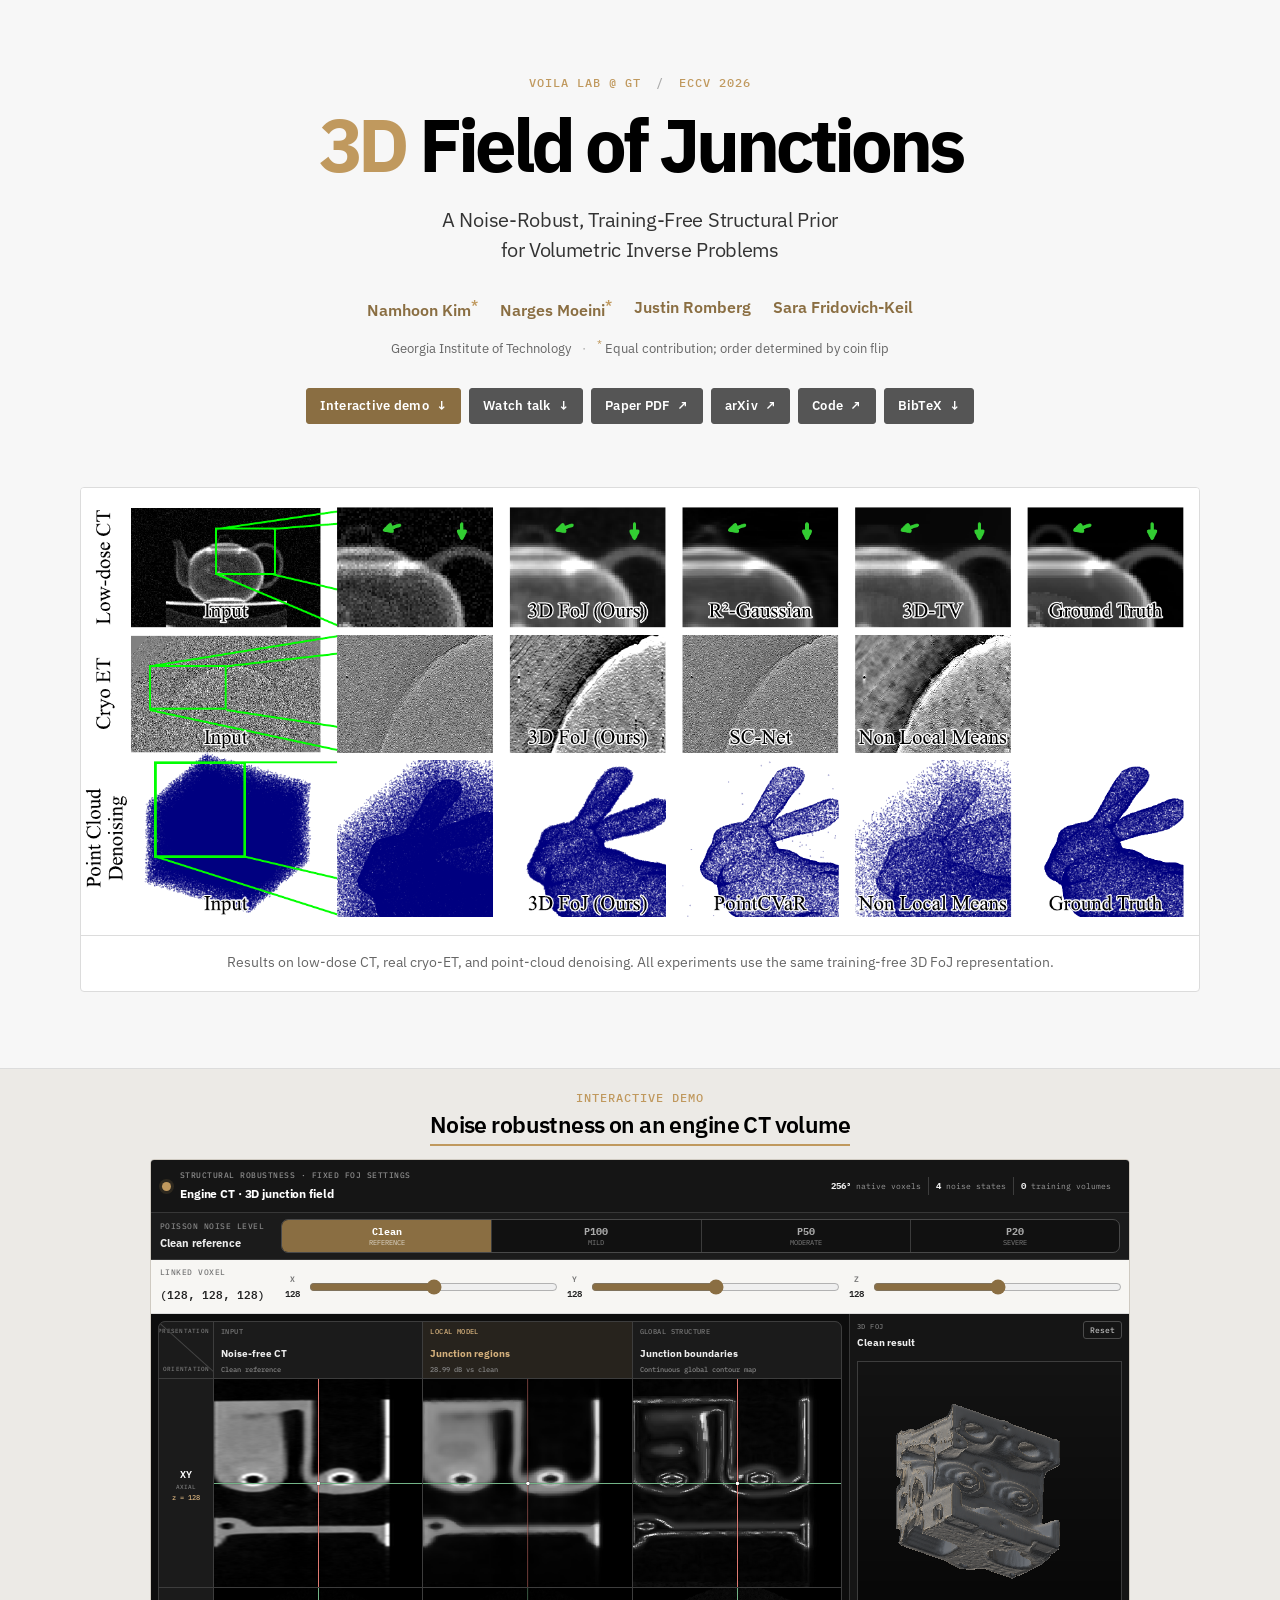
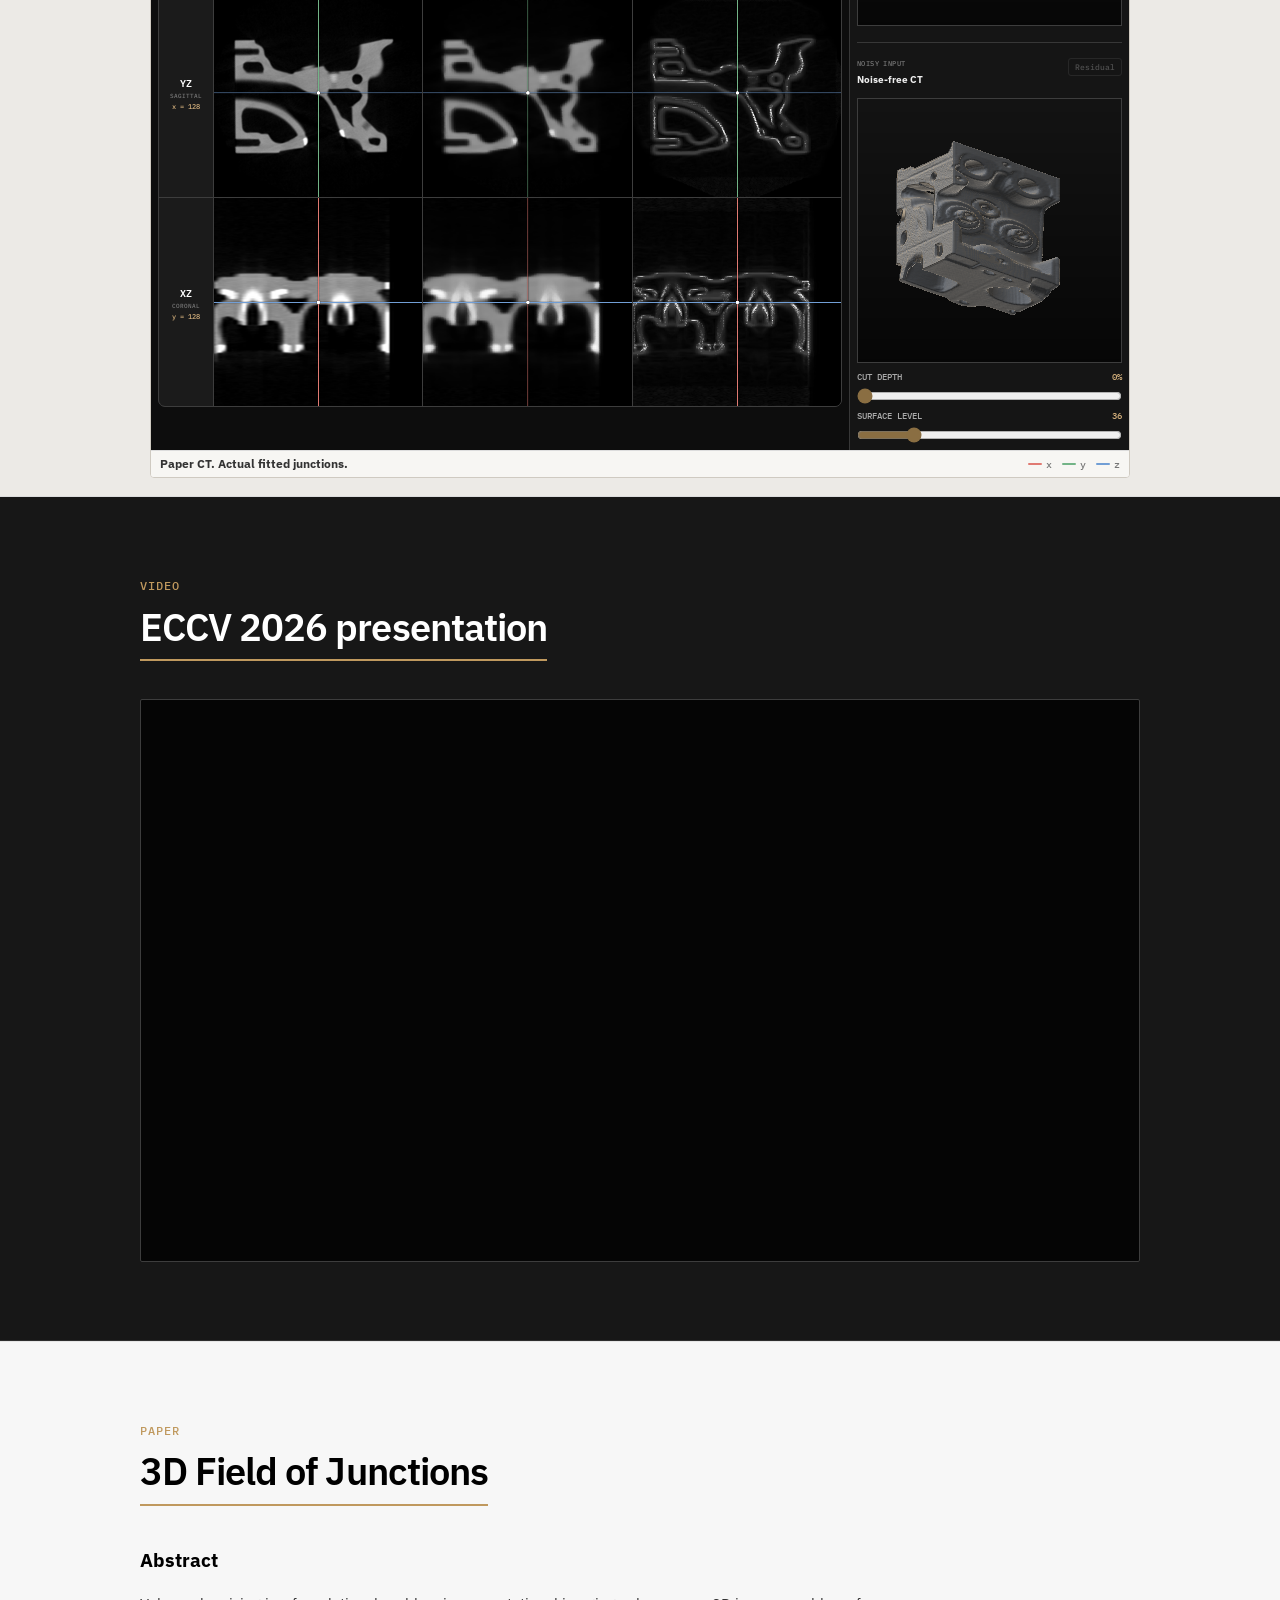
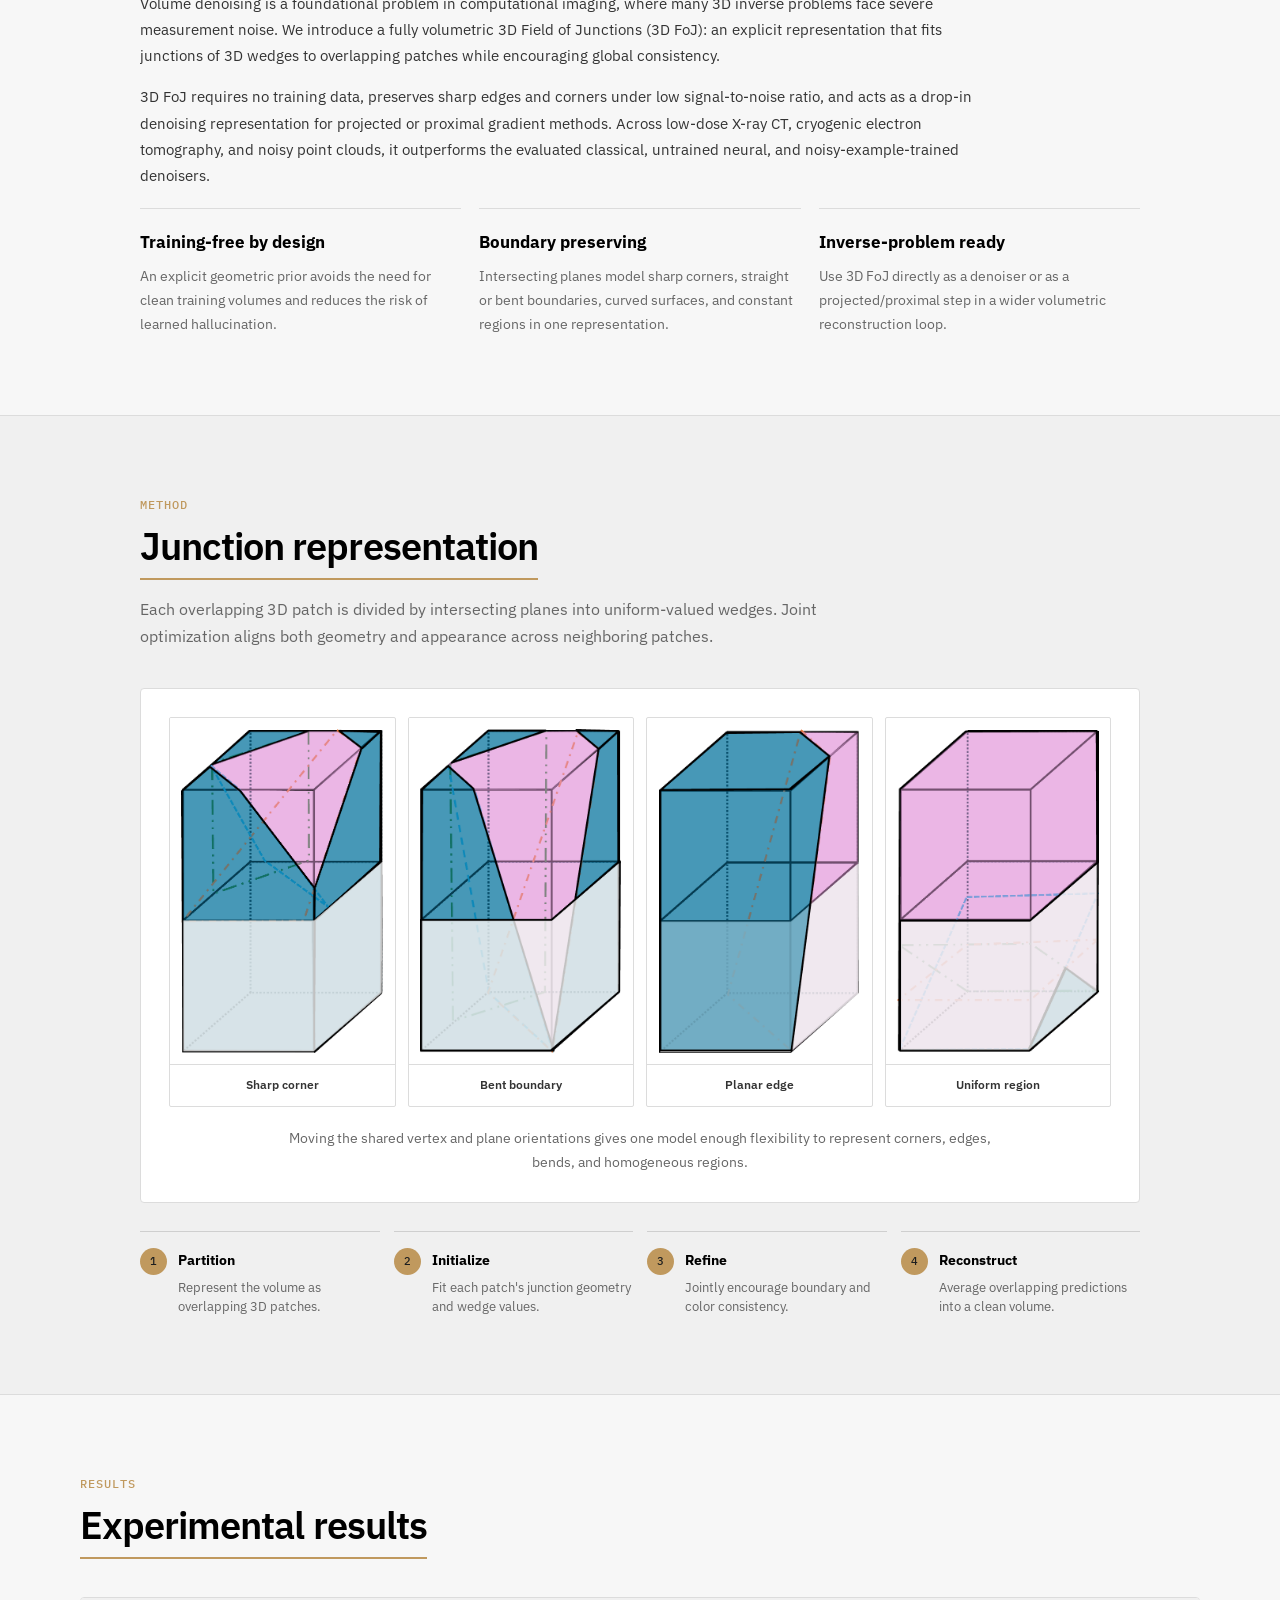
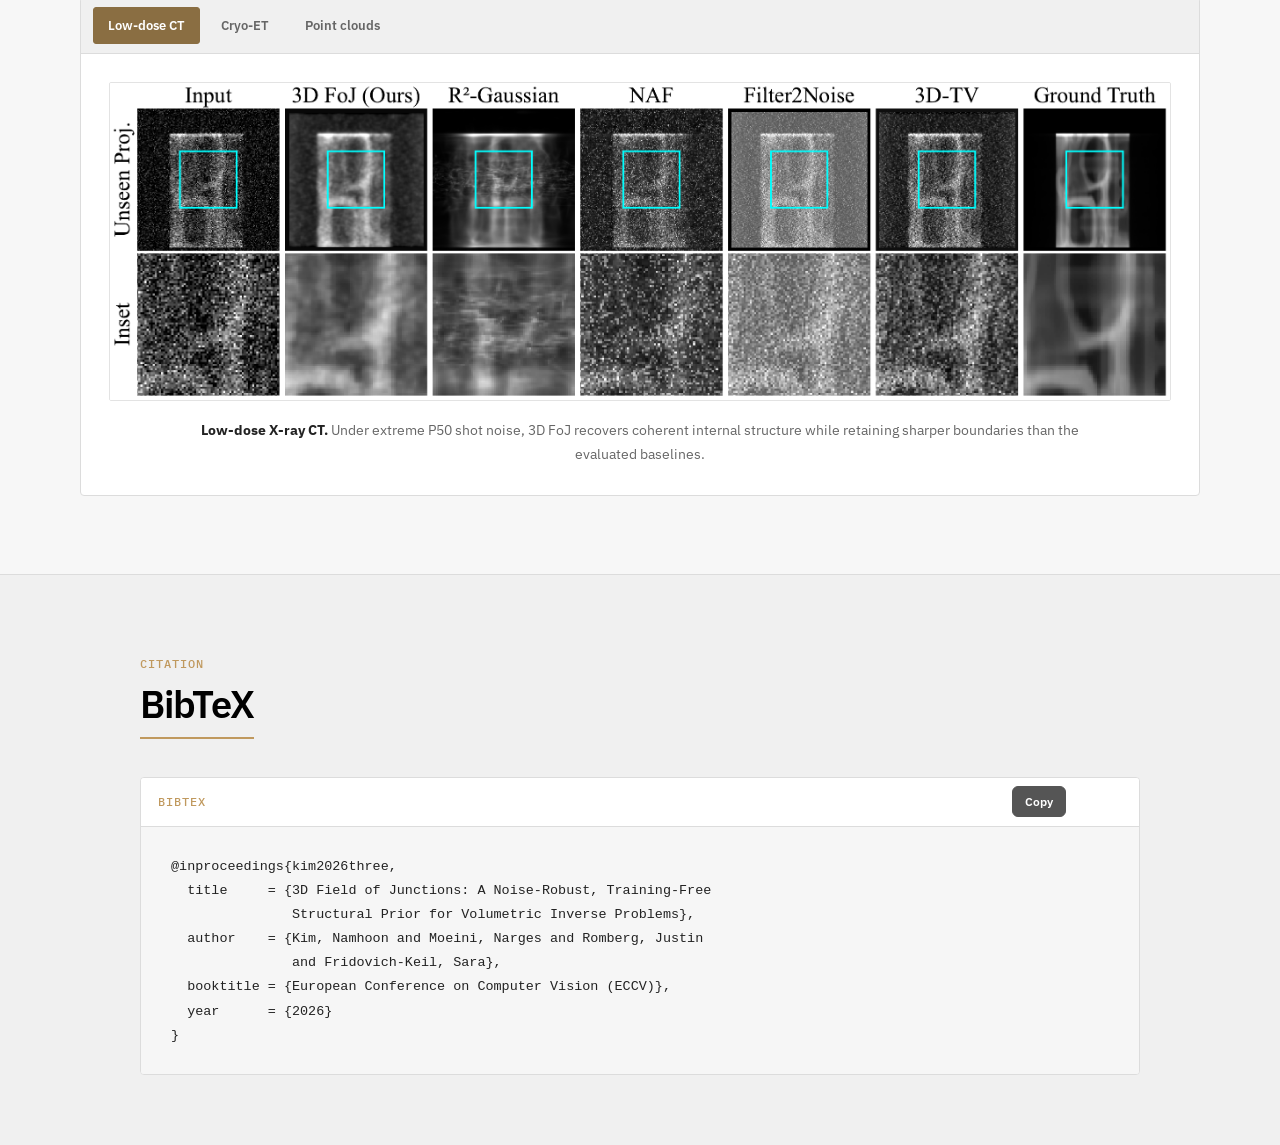
<file: docs/index.html>
<!DOCTYPE html>
<html lang="en">
  <head>
    <meta charset="utf-8">
    <meta name="viewport" content="width=device-width, initial-scale=1">
    <meta
      name="description"
      content="3D Field of Junctions is a noise-robust, training-free structural prior for volumetric inverse problems, including low-dose CT, cryo-ET, and point-cloud denoising."
    >
    <meta name="theme-color" content="#c0995e">
    <meta property="og:type" content="website">
    <meta property="og:title" content="3D Field of Junctions">
    <meta
      property="og:description"
      content="A noise-robust, training-free structural prior for volumetric inverse problems. ECCV 2026."
    >
    <meta
      property="og:url"
      content="https://voilalab.github.io/3D-Field-of-Junctions/"
    >
    <meta property="og:image" content="https://voilalab.github.io/3D-Field-of-Junctions/static/images/teaser.png">
    <meta name="twitter:card" content="summary_large_image">
    <meta name="twitter:title" content="3D Field of Junctions">
    <meta
      name="twitter:description"
      content="Training-free volumetric denoising and reconstruction for low-SNR inverse problems."
    >
    <meta name="twitter:image" content="https://voilalab.github.io/3D-Field-of-Junctions/static/images/teaser.png">
    <title>3D Field of Junctions | ECCV 2026</title>

    <link rel="preconnect" href="https://fonts.googleapis.com">
    <link rel="preconnect" href="https://fonts.gstatic.com" crossorigin>
    <link href="https://fonts.googleapis.com/css2?family=IBM+Plex+Mono:wght@400;500&amp;family=IBM+Plex+Sans:wght@400;500;600;700&amp;display=swap" rel="stylesheet">
    <link rel="icon" href="static/images/voila.ico" sizes="64x64">
    <link rel="stylesheet" href="static/css/index.css?v=volume-error-overlay-20260903">

    <script type="application/ld+json">
      {
        "@context": "https://schema.org",
        "@type": "ScholarlyArticle",
        "name": "3D Field of Junctions: A Noise-Robust, Training-Free Structural Prior for Volumetric Inverse Problems",
        "author": [
          { "@type": "Person", "name": "Namhoon Kim" },
          { "@type": "Person", "name": "Narges Moeini" },
          { "@type": "Person", "name": "Justin Romberg" },
          { "@type": "Person", "name": "Sara Fridovich-Keil" }
        ],
        "datePublished": "2026-03-02",
        "publisher": {
          "@type": "Organization",
          "name": "European Conference on Computer Vision"
        },
        "url": "https://arxiv.org/abs/2603.02149",
        "codeRepository": "https://github.com/voilalab/3D-Field-of-Junctions"
      }
    </script>
    <script defer src="static/js/index.js?v=volume-error-overlay-20260903"></script>
  </head>

  <body>
    <main id="main-content">
      <header class="hero" id="top">
        <div class="container hero-content">
          <p class="eyebrow">VOILA Lab @ GT <span aria-hidden="true">/</span> ECCV 2026</p>
          <h1><span>3D</span> Field of Junctions</h1>
          <p class="hero-subtitle">
            A Noise-Robust, Training-Free Structural Prior<br class="desktop-break">
            for Volumetric Inverse Problems
          </p>

          <div class="authors" role="group" aria-label="Authors">
            <a href="https://sites.google.com/yonsei.ac.kr/namhoon/home" target="_blank" rel="noreferrer">Namhoon Kim<sup>*</sup></a>
            <a href="mailto:nmoeini3@gatech.edu">Narges Moeini<sup>*</sup></a>
            <a href="https://jrom.ece.gatech.edu" target="_blank" rel="noreferrer">Justin Romberg</a>
            <a href="https://sarafridov.github.io" target="_blank" rel="noreferrer">Sara Fridovich-Keil</a>
          </div>
          <p class="affiliation">
            Georgia Institute of Technology <span aria-hidden="true">·</span>
            <sup>*</sup> Equal contribution; order determined by coin flip
          </p>

          <div class="hero-actions" role="group" aria-label="Project links">
            <a class="button button-primary" href="#demo">
              Interactive demo <span aria-hidden="true">↓</span>
            </a>
            <a class="button button-secondary" href="#presentation">
              Watch talk <span aria-hidden="true">↓</span>
            </a>
            <a class="button button-secondary" href="https://arxiv.org/pdf/2603.02149" target="_blank" rel="noreferrer">
              Paper PDF <span aria-hidden="true">↗</span>
            </a>
            <a class="button button-secondary" href="https://arxiv.org/abs/2603.02149" target="_blank" rel="noreferrer">
              arXiv <span aria-hidden="true">↗</span>
            </a>
            <a class="button button-secondary" href="https://github.com/voilalab/3D-Field-of-Junctions" target="_blank" rel="noreferrer">
              Code <span aria-hidden="true">↗</span>
            </a>
            <a class="button button-secondary" href="#citation">BibTeX <span aria-hidden="true">↓</span></a>
          </div>
        </div>

        <div class="container-wide teaser-wrap reveal">
          <figure class="teaser-card">
            <img
              src="static/images/teaser.png"
              alt="Comparison of 3D FoJ against baselines for low-dose CT, cryo-electron tomography, and point-cloud denoising."
              width="1728"
              height="690"
            >
            <figcaption>
              Results on low-dose CT, real cryo-ET, and point-cloud denoising. All experiments use the same training-free 3D FoJ representation.
            </figcaption>
          </figure>
        </div>
      </header>

      <section class="section section-demo" id="demo">
        <div class="container-wide">
          <div class="section-heading reveal">
            <p class="section-kicker">Interactive demo</p>
            <h2>Noise robustness on an engine CT volume</h2>
            <p>
              Move from the clean engine volume to P100, P50, and P20 Poisson observations while keeping every 3D FoJ setting fixed. The linked XY, YZ, and XZ views show how the fitted regions and global boundaries change as measurements get noisier.
            </p>
          </div>

          <div class="demo-shell reveal" data-foj-demo aria-busy="true">
            <div class="demo-header">
              <div class="demo-experiment-title">
                <span class="demo-live-mark" aria-hidden="true"></span>
                <div>
                  <span class="demo-micro-label">Structural robustness · fixed FoJ settings</span>
                  <strong>Engine CT · 3D junction field</strong>
                </div>
              </div>
              <div class="demo-experiment-facts" aria-label="Experiment details">
                <span><strong>256³</strong> native voxels</span>
                <span><strong>4</strong> noise states</span>
                <span><strong>0</strong> training volumes</span>
              </div>
            </div>

            <div class="demo-noise-bar">
              <div class="demo-noise-copy">
                <span class="demo-micro-label">Poisson noise level</span>
                <strong data-demo-noise-title>Clean reference</strong>
              </div>
              <div class="demo-noise-selector" role="group" aria-label="Poisson noise level">
                <button type="button" data-demo-noise="clean" aria-pressed="true"><strong>Clean</strong><span>reference</span></button>
                <button type="button" data-demo-noise="p100" aria-pressed="false"><strong>P100</strong><span>mild</span></button>
                <button type="button" data-demo-noise="p50" aria-pressed="false"><strong>P50</strong><span>moderate</span></button>
                <button type="button" data-demo-noise="p20" aria-pressed="false"><strong>P20</strong><span>severe</span></button>
              </div>
              <p data-demo-noise-description>No added noise; the experiment volume is shown as the reference state.</p>
            </div>

            <div class="demo-coordinate-bar">
              <div class="demo-coordinate-readout" aria-live="polite">
                <span class="demo-micro-label">Linked voxel</span>
                <strong>(<span data-demo-x>128</span>, <span data-demo-y>128</span>, <span data-demo-z>128</span>)</strong>
              </div>

              <div class="demo-axis-sliders">
                <label>
                  <span>x <output data-demo-axis-output="x">128</output></span>
                  <input type="range" min="0" max="255" value="128" step="1" data-demo-axis-slider="x" aria-label="X coordinate">
                </label>
                <label>
                  <span>y <output data-demo-axis-output="y">128</output></span>
                  <input type="range" min="0" max="255" value="128" step="1" data-demo-axis-slider="y" aria-label="Y coordinate">
                </label>
                <label>
                  <span>z <output data-demo-axis-output="z">128</output></span>
                  <input type="range" min="0" max="255" value="128" step="1" data-demo-axis-slider="z" aria-label="Z coordinate">
                </label>
              </div>

              <div class="demo-interaction-hint">
                <span>Drag</span> crosshair · <span>Scroll</span> through depth
              </div>
            </div>

            <div class="demo-workspace">
              <div class="demo-matrix-wrap">
                <div class="demo-loading" data-demo-status role="status" aria-live="polite">
                  Loading the engine CT and fitted junction field…
                </div>

                <div class="demo-matrix" data-demo-matrix>
                  <div class="demo-matrix-corner" aria-hidden="true">
                    <span>orientation</span>
                    <span>representation</span>
                  </div>
                  <div class="demo-method-head">
                    <div>
                      <span class="demo-micro-label">Input</span>
                      <strong data-demo-input-title>Noise-free CT</strong>
                    </div>
                    <small data-demo-input-meta>Clean reference</small>
                  </div>
                  <div class="demo-method-head demo-method-head-ours">
                    <div>
                      <span class="demo-micro-label">Local model</span>
                      <strong>Junction regions</strong>
                    </div>
                    <small data-demo-foj-meta>28.99 dB vs clean</small>
                  </div>
                  <div class="demo-method-head">
                    <div>
                      <span class="demo-micro-label">Global structure</span>
                      <strong>Junction boundaries</strong>
                    </div>
                    <small>Continuous global contour map</small>
                  </div>

                  <div class="demo-plane-label">
                    <strong>XY</strong>
                    <span>axial</span>
                    <output data-demo-plane-output="xy">z = 128</output>
                  </div>
                  <figure class="demo-view">
                    <canvas data-demo-view="xy" data-demo-method="input" width="512" height="512" tabindex="0" aria-label="Noise-free engine CT axial view"></canvas>
                    <figcaption><span data-demo-input-caption>Noise-free CT</span> · XY</figcaption>
                  </figure>
                  <figure class="demo-view demo-view-ours">
                    <canvas data-demo-view="xy" data-demo-method="foj" width="512" height="512" tabindex="0" aria-label="3D FoJ axial view"></canvas>
                    <figcaption>Junction regions · XY</figcaption>
                  </figure>
                  <figure class="demo-view">
                    <canvas data-demo-view="xy" data-demo-method="boundary" width="512" height="512" tabindex="0" aria-label="3D FoJ global boundary map axial view"></canvas>
                    <figcaption>Junction boundaries · XY</figcaption>
                  </figure>

                  <div class="demo-plane-label">
                    <strong>YZ</strong>
                    <span>sagittal</span>
                    <output data-demo-plane-output="yz">x = 128</output>
                  </div>
                  <figure class="demo-view">
                    <canvas data-demo-view="yz" data-demo-method="input" width="512" height="512" tabindex="0" aria-label="Noise-free engine CT sagittal view"></canvas>
                    <figcaption><span data-demo-input-caption>Noise-free CT</span> · YZ</figcaption>
                  </figure>
                  <figure class="demo-view demo-view-ours">
                    <canvas data-demo-view="yz" data-demo-method="foj" width="512" height="512" tabindex="0" aria-label="3D FoJ sagittal view"></canvas>
                    <figcaption>Junction regions · YZ</figcaption>
                  </figure>
                  <figure class="demo-view">
                    <canvas data-demo-view="yz" data-demo-method="boundary" width="512" height="512" tabindex="0" aria-label="3D FoJ global boundary map sagittal view"></canvas>
                    <figcaption>Junction boundaries · YZ</figcaption>
                  </figure>

                  <div class="demo-plane-label">
                    <strong>XZ</strong>
                    <span>coronal</span>
                    <output data-demo-plane-output="xz">y = 128</output>
                  </div>
                  <figure class="demo-view">
                    <canvas data-demo-view="xz" data-demo-method="input" width="512" height="512" tabindex="0" aria-label="Noise-free engine CT coronal view"></canvas>
                    <figcaption><span data-demo-input-caption>Noise-free CT</span> · XZ</figcaption>
                  </figure>
                  <figure class="demo-view demo-view-ours">
                    <canvas data-demo-view="xz" data-demo-method="foj" width="512" height="512" tabindex="0" aria-label="3D FoJ coronal view"></canvas>
                    <figcaption>Junction regions · XZ</figcaption>
                  </figure>
                  <figure class="demo-view">
                    <canvas data-demo-view="xz" data-demo-method="boundary" width="512" height="512" tabindex="0" aria-label="3D FoJ global boundary map coronal view"></canvas>
                    <figcaption>Junction boundaries · XZ</figcaption>
                  </figure>
                </div>
              </div>

              <aside class="demo-volume-panel" aria-label="Interactive 3D volume renderer">
                <div class="demo-volume-view">
                  <div class="demo-volume-head">
                    <div>
                      <span class="demo-micro-label">3D FoJ</span>
                      <strong data-demo-volume-title>Clean result</strong>
                    </div>
                    <button type="button" data-demo-volume-reset>Reset</button>
                  </div>
                  <div class="demo-volume-canvas-wrap">
                    <canvas data-demo-volume width="512" height="512" tabindex="0" aria-label="Rotatable cutaway rendering of the clean 3D FoJ volume"></canvas>
                    <p class="demo-volume-status" data-demo-volume-status role="status" aria-live="polite">Loading 3D FoJ volume…</p>
                  </div>
                </div>

                <div class="demo-volume-view demo-volume-view-input">
                  <div class="demo-volume-head">
                    <div>
                      <span class="demo-micro-label">Noisy input</span>
                      <strong data-demo-input-volume-title>Clean reference</strong>
                    </div>
                    <button class="demo-volume-error-toggle" type="button" data-demo-volume-error aria-label="Show residual magnitude: absolute difference between input and 3D FoJ" title="|Input − 3D FoJ|" aria-pressed="false" disabled>Residual</button>
                  </div>
                  <div class="demo-volume-canvas-wrap">
                    <canvas data-demo-input-volume width="512" height="512" tabindex="0" aria-label="Rotatable cutaway rendering of the clean input volume"></canvas>
                    <p class="demo-volume-status" data-demo-input-volume-status role="status" aria-live="polite">Loading input volume…</p>
                  </div>
                </div>
                <div class="demo-volume-controls">
                  <label class="demo-volume-control">
                    <span>Cut depth <output data-demo-volume-cut-output>0%</output></span>
                    <input type="range" min="0" max="94" value="0" step="1" data-demo-volume-cut aria-label="3D cut depth">
                  </label>
                  <label class="demo-volume-control">
                    <span>Surface level <output data-demo-volume-threshold-output>36</output></span>
                    <input type="range" min="8" max="150" value="36" step="1" data-demo-volume-threshold aria-label="3D surface level">
                  </label>
                </div>
                <p class="demo-volume-hint"><strong>Drag</strong> to rotate · <strong>Scroll</strong> through the volume · <strong>Double-click</strong> to reset</p>
              </aside>
            </div>

            <div class="demo-footer">
              <div>
                <strong>Paper CT. Actual fitted junctions.</strong>
                <p>Every state uses the same 256³ source, dense overlapping 6³ patches, stride 2, search schedule, and random seed. Only the expected photon count changes; each noisy result is precomputed by the repository's actual 3D FoJ optimizer.</p>
              </div>
              <div class="demo-footer-legend" aria-label="Crosshair legend">
                <span><i class="demo-line-x" aria-hidden="true"></i>x</span>
                <span><i class="demo-line-y" aria-hidden="true"></i>y</span>
                <span><i class="demo-line-z" aria-hidden="true"></i>z</span>
              </div>
            </div>
            <noscript><p class="demo-noscript">Enable JavaScript to use the synchronized volumetric explorer.</p></noscript>
          </div>
        </div>
      </section>

      <section class="section section-presentation" id="presentation">
        <div class="container">
          <div class="section-heading section-heading-light reveal">
            <p class="section-kicker">Video</p>
            <h2>ECCV 2026 presentation</h2>
          </div>

          <div class="presentation-video reveal">
            <iframe
              src="https://www.youtube-nocookie.com/embed/FqUZSBR4oic"
              title="ECCV2026 3dFoJ presentation"
              loading="lazy"
              referrerpolicy="strict-origin-when-cross-origin"
              allow="accelerometer; autoplay; clipboard-write; encrypted-media; gyroscope; picture-in-picture; web-share"
              allowfullscreen
            ></iframe>
          </div>
        </div>
      </section>

      <section class="section section-intro" id="abstract">
        <div class="container">
          <div class="section-heading reveal">
            <p class="section-kicker">Paper</p>
            <h2>3D Field of Junctions</h2>
          </div>

          <div class="abstract-grid">
            <div class="abstract-copy reveal">
              <h3>Abstract</h3>
              <p>
                Volume denoising is a foundational problem in computational imaging, where many 3D inverse problems face severe measurement noise. We introduce a fully volumetric 3D Field of Junctions (3D FoJ): an explicit representation that fits junctions of 3D wedges to overlapping patches while encouraging global consistency.
              </p>
              <p>
                3D FoJ requires no training data, preserves sharp edges and corners under low signal-to-noise ratio, and acts as a drop-in denoising representation for projected or proximal gradient methods. Across low-dose X-ray CT, cryogenic electron tomography, and noisy point clouds, it outperforms the evaluated classical, untrained neural, and noisy-example-trained denoisers.
              </p>
            </div>

          </div>

          <div class="contribution-grid">
            <article class="contribution-card reveal">
              <h3>Training-free by design</h3>
              <p>An explicit geometric prior avoids the need for clean training volumes and reduces the risk of learned hallucination.</p>
            </article>
            <article class="contribution-card reveal">
              <h3>Boundary preserving</h3>
              <p>Intersecting planes model sharp corners, straight or bent boundaries, curved surfaces, and constant regions in one representation.</p>
            </article>
            <article class="contribution-card reveal">
              <h3>Inverse-problem ready</h3>
              <p>Use 3D FoJ directly as a denoiser or as a projected/proximal step in a wider volumetric reconstruction loop.</p>
            </article>
          </div>
        </div>
      </section>

      <section class="section section-method" id="method">
        <div class="container">
          <div class="section-heading section-heading-light reveal">
            <p class="section-kicker">Method</p>
            <h2>Junction representation</h2>
            <p>
              Each overlapping 3D patch is divided by intersecting planes into uniform-valued wedges. Joint optimization aligns both geometry and appearance across neighboring patches.
            </p>
          </div>

          <div class="method-figure reveal">
            <div class="method-panels">
              <figure>
                <img src="static/images/1a.png" alt="Three-dimensional junction representing a sharp corner inside a volume patch." loading="lazy" width="564" height="871">
                <figcaption>Sharp corner</figcaption>
              </figure>
              <figure>
                <img src="static/images/1b.png" alt="Three-dimensional junction whose vertex lies on a patch boundary." loading="lazy" width="564" height="871">
                <figcaption>Bent boundary</figcaption>
              </figure>
              <figure>
                <img src="static/images/1c.png" alt="Plane configuration representing an edge through a volume patch." loading="lazy" width="564" height="871">
                <figcaption>Planar edge</figcaption>
              </figure>
              <figure>
                <img src="static/images/1d.png" alt="Junction vertex outside the patch representing a uniform region." loading="lazy" width="564" height="871">
                <figcaption>Uniform region</figcaption>
              </figure>
            </div>
            <p class="figure-note">
              Moving the shared vertex and plane orientations gives one model enough flexibility to represent corners, edges, bends, and homogeneous regions.
            </p>
          </div>

          <ol class="method-steps reveal">
            <li>
              <span>1</span>
              <div>
                <h3>Partition</h3>
                <p>Represent the volume as overlapping 3D patches.</p>
              </div>
            </li>
            <li>
              <span>2</span>
              <div>
                <h3>Initialize</h3>
                <p>Fit each patch's junction geometry and wedge values.</p>
              </div>
            </li>
            <li>
              <span>3</span>
              <div>
                <h3>Refine</h3>
                <p>Jointly encourage boundary and color consistency.</p>
              </div>
            </li>
            <li>
              <span>4</span>
              <div>
                <h3>Reconstruct</h3>
                <p>Average overlapping predictions into a clean volume.</p>
              </div>
            </li>
          </ol>
        </div>
      </section>

      <section class="section section-results" id="results">
        <div class="container-wide">
          <div class="section-heading reveal">
            <p class="section-kicker">Results</p>
            <h2>Experimental results</h2>
          </div>

          <div class="results-explorer reveal">
            <div class="result-tabs" role="tablist" aria-label="Result category">
              <button type="button" role="tab" id="tab-ct" aria-controls="panel-ct" aria-selected="true" tabindex="0" data-result-tab="ct">Low-dose CT</button>
              <button type="button" role="tab" id="tab-cryo" aria-controls="panel-cryo" aria-selected="false" tabindex="-1" data-result-tab="cryo">Cryo-ET</button>
              <button type="button" role="tab" id="tab-point" aria-controls="panel-point" aria-selected="false" tabindex="-1" data-result-tab="point">Point clouds</button>
            </div>

            <div class="result-panels">
              <figure class="result-panel" role="tabpanel" id="panel-ct" aria-labelledby="tab-ct" data-result-panel="ct">
                <div class="result-image-wrap">
                  <img src="static/images/ct-projections.png" alt="Low-dose CT comparison showing input, 3D FoJ, R-squared Gaussian, NAF, Filter2Noise, 3D total variation, and ground truth projection views." loading="lazy" width="2411" height="721">
                </div>
                <figcaption>
                  <strong>Low-dose X-ray CT.</strong> Under extreme P50 shot noise, 3D FoJ recovers coherent internal structure while retaining sharper boundaries than the evaluated baselines.
                </figcaption>
              </figure>

              <figure class="result-panel" role="tabpanel" id="panel-cryo" aria-labelledby="tab-cryo" data-result-panel="cryo" hidden>
                <div class="result-image-wrap">
                  <img src="static/images/cryo-et.png" alt="Cryo-ET centriole comparison across input, 3D FoJ, SC-Net, non-local means, and NMSG in three slice directions." loading="lazy" width="1691" height="669">
                </div>
                <figcaption>
                  <strong>Real cryo-electron tomography.</strong> 3D FoJ suppresses noise while preserving fine centriole boundaries that are blurred or distorted by competing methods.
                </figcaption>
              </figure>

              <figure class="result-panel" role="tabpanel" id="panel-point" aria-labelledby="tab-point" data-result-panel="point" hidden>
                <div class="result-image-wrap">
                  <img src="static/images/point-cloud.png" alt="Dragon point-cloud denoising comparison for outlier and spread noise, including point cloud and slice views." loading="lazy" width="1664" height="1088">
                </div>
                <figcaption>
                  <strong>Point-cloud denoising.</strong> Voxelized 3D FoJ handles both outlier and spread noise while recovering clean surfaces and thin geometric details.
                </figcaption>
              </figure>
            </div>
          </div>
        </div>
      </section>

      <section class="section section-citation" id="citation">
        <div class="container">
          <div class="section-heading reveal">
            <p class="section-kicker">Citation</p>
            <h2>BibTeX</h2>
          </div>

          <div class="bibtex-card reveal">
            <div class="bibtex-toolbar">
              <span>BibTeX</span>
              <button type="button" id="copy-bibtex" aria-describedby="copy-status">Copy</button>
              <span class="copy-status" id="copy-status" role="status" aria-live="polite"></span>
            </div>
            <pre><code id="bibtex-entry">@inproceedings{kim2026three,
  title     = {3D Field of Junctions: A Noise-Robust, Training-Free
               Structural Prior for Volumetric Inverse Problems},
  author    = {Kim, Namhoon and Moeini, Narges and Romberg, Justin
               and Fridovich-Keil, Sara},
  booktitle = {European Conference on Computer Vision (ECCV)},
  year      = {2026}
}</code></pre>
          </div>
        </div>
      </section>
    </main>
  </body>
</html>
</file>
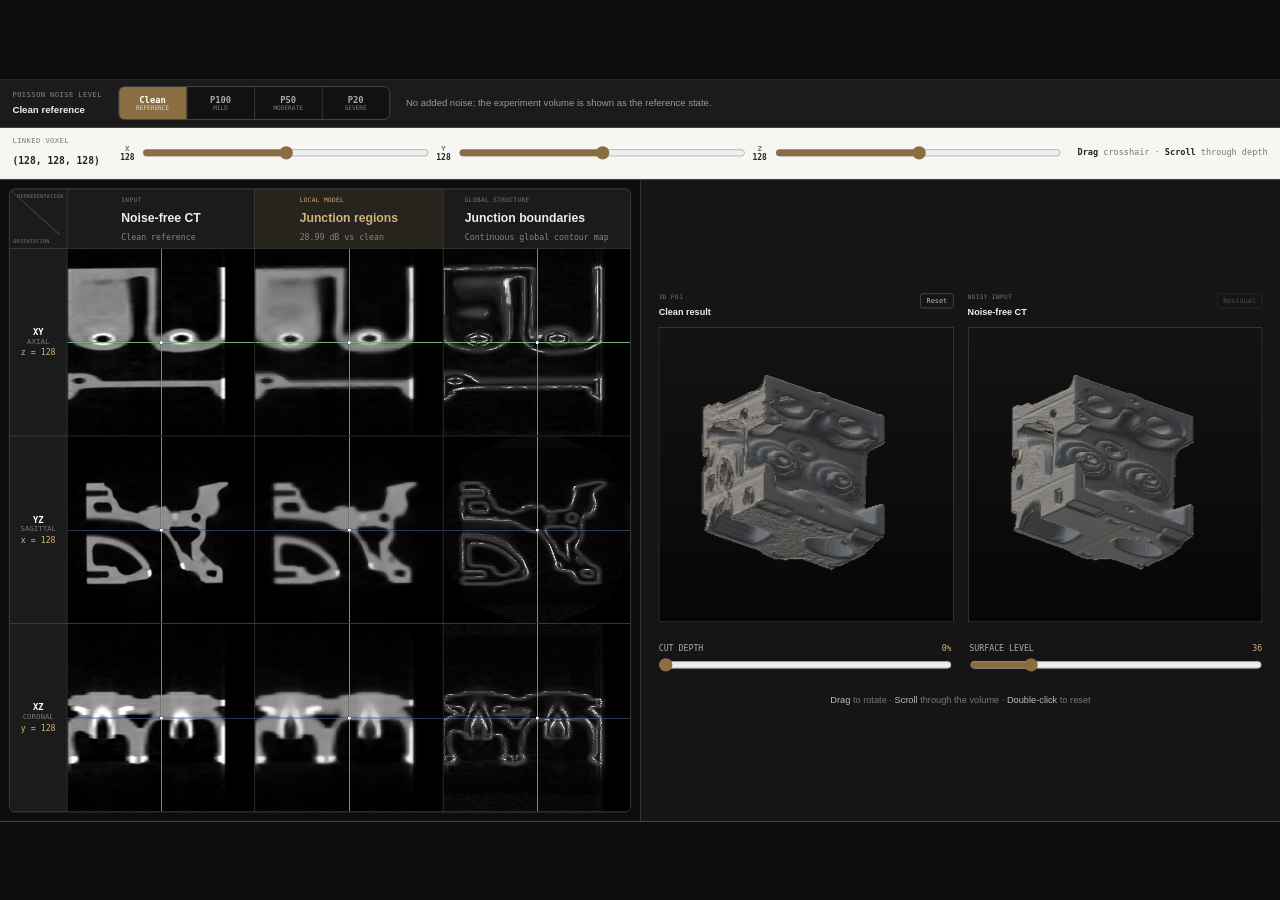
<file: docs/demo.html>
<!DOCTYPE html>
<html lang="en">
<head>
<meta charset="utf-8">
<meta name="viewport" content="width=device-width, initial-scale=1">
<title>3D Field of Junctions · Presentation Demo</title>
<link rel="icon" href="static/images/voila.ico">
<link rel="stylesheet" href="static/css/index.css?v=volume-error-overlay-20260903">
<link rel="stylesheet" href="static/css/presentation.css">
<script defer src="static/js/index.js?v=volume-error-overlay-20260903"></script>
<script defer src="static/js/presentation.js"></script>
</head>
<body class="presentation-demo">
<main class="presentation-stage" aria-label="3D Field of Junctions interactive demo">
<div class="demo-shell is-visible" data-foj-demo aria-busy="true">
            <div class="demo-header">
              <div class="demo-experiment-title">
                <span class="demo-live-mark" aria-hidden="true"></span>
                <div>
                  <span class="demo-micro-label">Structural robustness · fixed FoJ settings</span>
                  <strong>Engine CT · 3D junction field</strong>
                </div>
              </div>
              <div class="demo-experiment-facts" aria-label="Experiment details">
                <span><strong>256³</strong> native voxels</span>
                <span><strong>4</strong> noise states</span>
                <span><strong>0</strong> training volumes</span>
              </div>
            </div>

            <div class="demo-noise-bar">
              <div class="demo-noise-copy">
                <span class="demo-micro-label">Poisson noise level</span>
                <strong data-demo-noise-title>Clean reference</strong>
              </div>
              <div class="demo-noise-selector" role="group" aria-label="Poisson noise level">
                <button type="button" data-demo-noise="clean" aria-pressed="true"><strong>Clean</strong><span>reference</span></button>
                <button type="button" data-demo-noise="p100" aria-pressed="false"><strong>P100</strong><span>mild</span></button>
                <button type="button" data-demo-noise="p50" aria-pressed="false"><strong>P50</strong><span>moderate</span></button>
                <button type="button" data-demo-noise="p20" aria-pressed="false"><strong>P20</strong><span>severe</span></button>
              </div>
              <p data-demo-noise-description>No added noise; the experiment volume is shown as the reference state.</p>
            </div>

            <div class="demo-coordinate-bar">
              <div class="demo-coordinate-readout" aria-live="polite">
                <span class="demo-micro-label">Linked voxel</span>
                <strong>(<span data-demo-x>128</span>, <span data-demo-y>128</span>, <span data-demo-z>128</span>)</strong>
              </div>

              <div class="demo-axis-sliders">
                <label>
                  <span>x <output data-demo-axis-output="x">128</output></span>
                  <input type="range" min="0" max="255" value="128" step="1" data-demo-axis-slider="x" aria-label="X coordinate">
                </label>
                <label>
                  <span>y <output data-demo-axis-output="y">128</output></span>
                  <input type="range" min="0" max="255" value="128" step="1" data-demo-axis-slider="y" aria-label="Y coordinate">
                </label>
                <label>
                  <span>z <output data-demo-axis-output="z">128</output></span>
                  <input type="range" min="0" max="255" value="128" step="1" data-demo-axis-slider="z" aria-label="Z coordinate">
                </label>
              </div>

              <div class="demo-interaction-hint">
                <span>Drag</span> crosshair · <span>Scroll</span> through depth
              </div>
            </div>

            <div class="demo-workspace">
              <div class="demo-matrix-wrap">
                <div class="demo-loading" data-demo-status role="status" aria-live="polite">
                  Loading the engine CT and fitted junction field…
                </div>

                <div class="demo-matrix" data-demo-matrix>
                  <div class="demo-matrix-corner" aria-hidden="true">
                    <span>orientation</span>
                    <span>representation</span>
                  </div>
                  <div class="demo-method-head">
                    <div>
                      <span class="demo-micro-label">Input</span>
                      <strong data-demo-input-title>Noise-free CT</strong>
                    </div>
                    <small data-demo-input-meta>Clean reference</small>
                  </div>
                  <div class="demo-method-head demo-method-head-ours">
                    <div>
                      <span class="demo-micro-label">Local model</span>
                      <strong>Junction regions</strong>
                    </div>
                    <small data-demo-foj-meta>28.99 dB vs clean</small>
                  </div>
                  <div class="demo-method-head">
                    <div>
                      <span class="demo-micro-label">Global structure</span>
                      <strong>Junction boundaries</strong>
                    </div>
                    <small>Continuous global contour map</small>
                  </div>

                  <div class="demo-plane-label">
                    <strong>XY</strong>
                    <span>axial</span>
                    <output data-demo-plane-output="xy">z = 128</output>
                  </div>
                  <figure class="demo-view">
                    <canvas data-demo-view="xy" data-demo-method="input" width="512" height="512" tabindex="0" aria-label="Noise-free engine CT axial view"></canvas>
                    <figcaption><span data-demo-input-caption>Noise-free CT</span> · XY</figcaption>
                  </figure>
                  <figure class="demo-view demo-view-ours">
                    <canvas data-demo-view="xy" data-demo-method="foj" width="512" height="512" tabindex="0" aria-label="3D FoJ axial view"></canvas>
                    <figcaption>Junction regions · XY</figcaption>
                  </figure>
                  <figure class="demo-view">
                    <canvas data-demo-view="xy" data-demo-method="boundary" width="512" height="512" tabindex="0" aria-label="3D FoJ global boundary map axial view"></canvas>
                    <figcaption>Junction boundaries · XY</figcaption>
                  </figure>

                  <div class="demo-plane-label">
                    <strong>YZ</strong>
                    <span>sagittal</span>
                    <output data-demo-plane-output="yz">x = 128</output>
                  </div>
                  <figure class="demo-view">
                    <canvas data-demo-view="yz" data-demo-method="input" width="512" height="512" tabindex="0" aria-label="Noise-free engine CT sagittal view"></canvas>
                    <figcaption><span data-demo-input-caption>Noise-free CT</span> · YZ</figcaption>
                  </figure>
                  <figure class="demo-view demo-view-ours">
                    <canvas data-demo-view="yz" data-demo-method="foj" width="512" height="512" tabindex="0" aria-label="3D FoJ sagittal view"></canvas>
                    <figcaption>Junction regions · YZ</figcaption>
                  </figure>
                  <figure class="demo-view">
                    <canvas data-demo-view="yz" data-demo-method="boundary" width="512" height="512" tabindex="0" aria-label="3D FoJ global boundary map sagittal view"></canvas>
                    <figcaption>Junction boundaries · YZ</figcaption>
                  </figure>

                  <div class="demo-plane-label">
                    <strong>XZ</strong>
                    <span>coronal</span>
                    <output data-demo-plane-output="xz">y = 128</output>
                  </div>
                  <figure class="demo-view">
                    <canvas data-demo-view="xz" data-demo-method="input" width="512" height="512" tabindex="0" aria-label="Noise-free engine CT coronal view"></canvas>
                    <figcaption><span data-demo-input-caption>Noise-free CT</span> · XZ</figcaption>
                  </figure>
                  <figure class="demo-view demo-view-ours">
                    <canvas data-demo-view="xz" data-demo-method="foj" width="512" height="512" tabindex="0" aria-label="3D FoJ coronal view"></canvas>
                    <figcaption>Junction regions · XZ</figcaption>
                  </figure>
                  <figure class="demo-view">
                    <canvas data-demo-view="xz" data-demo-method="boundary" width="512" height="512" tabindex="0" aria-label="3D FoJ global boundary map coronal view"></canvas>
                    <figcaption>Junction boundaries · XZ</figcaption>
                  </figure>
                </div>
              </div>

              <aside class="demo-volume-panel" aria-label="Interactive 3D volume renderer">
                <div class="demo-volume-view">
                  <div class="demo-volume-head">
                    <div>
                      <span class="demo-micro-label">3D FoJ</span>
                      <strong data-demo-volume-title>Clean result</strong>
                    </div>
                    <button type="button" data-demo-volume-reset>Reset</button>
                  </div>
                  <div class="demo-volume-canvas-wrap">
                    <canvas data-demo-volume width="512" height="512" tabindex="0" aria-label="Rotatable cutaway rendering of the clean 3D FoJ volume"></canvas>
                    <p class="demo-volume-status" data-demo-volume-status role="status" aria-live="polite">Loading 3D FoJ volume…</p>
                  </div>
                </div>

                <div class="demo-volume-view demo-volume-view-input">
                  <div class="demo-volume-head">
                    <div>
                      <span class="demo-micro-label">Noisy input</span>
                      <strong data-demo-input-volume-title>Clean reference</strong>
                    </div>
                    <button class="demo-volume-error-toggle" type="button" data-demo-volume-error aria-label="Show residual magnitude: absolute difference between input and 3D FoJ" title="|Input − 3D FoJ|" aria-pressed="false" disabled>Residual</button>
                  </div>
                  <div class="demo-volume-canvas-wrap">
                    <canvas data-demo-input-volume width="512" height="512" tabindex="0" aria-label="Rotatable cutaway rendering of the clean input volume"></canvas>
                    <p class="demo-volume-status" data-demo-input-volume-status role="status" aria-live="polite">Loading input volume…</p>
                  </div>
                </div>
                <div class="demo-volume-controls">
                  <label class="demo-volume-control">
                    <span>Cut depth <output data-demo-volume-cut-output>0%</output></span>
                    <input type="range" min="0" max="94" value="0" step="1" data-demo-volume-cut aria-label="3D cut depth">
                  </label>
                  <label class="demo-volume-control">
                    <span>Surface level <output data-demo-volume-threshold-output>36</output></span>
                    <input type="range" min="8" max="150" value="36" step="1" data-demo-volume-threshold aria-label="3D surface level">
                  </label>
                </div>
                <p class="demo-volume-hint"><strong>Drag</strong> to rotate · <strong>Scroll</strong> through the volume · <strong>Double-click</strong> to reset</p>
              </aside>
            </div>

            <div class="demo-footer">
              <div>
                <strong>Paper CT. Actual fitted junctions.</strong>
                <p>Every state uses the same 256³ source, dense overlapping 6³ patches, stride 2, search schedule, and random seed. Only the expected photon count changes; each noisy result is precomputed by the repository's actual 3D FoJ optimizer.</p>
              </div>
              <div class="demo-footer-legend" aria-label="Crosshair legend">
                <span><i class="demo-line-x" aria-hidden="true"></i>x</span>
                <span><i class="demo-line-y" aria-hidden="true"></i>y</span>
                <span><i class="demo-line-z" aria-hidden="true"></i>z</span>
              </div>
            </div>
            <noscript><p class="demo-noscript">Enable JavaScript to use the synchronized volumetric explorer.</p></noscript>
          </div>
</main>
</body>
</html>
</file>
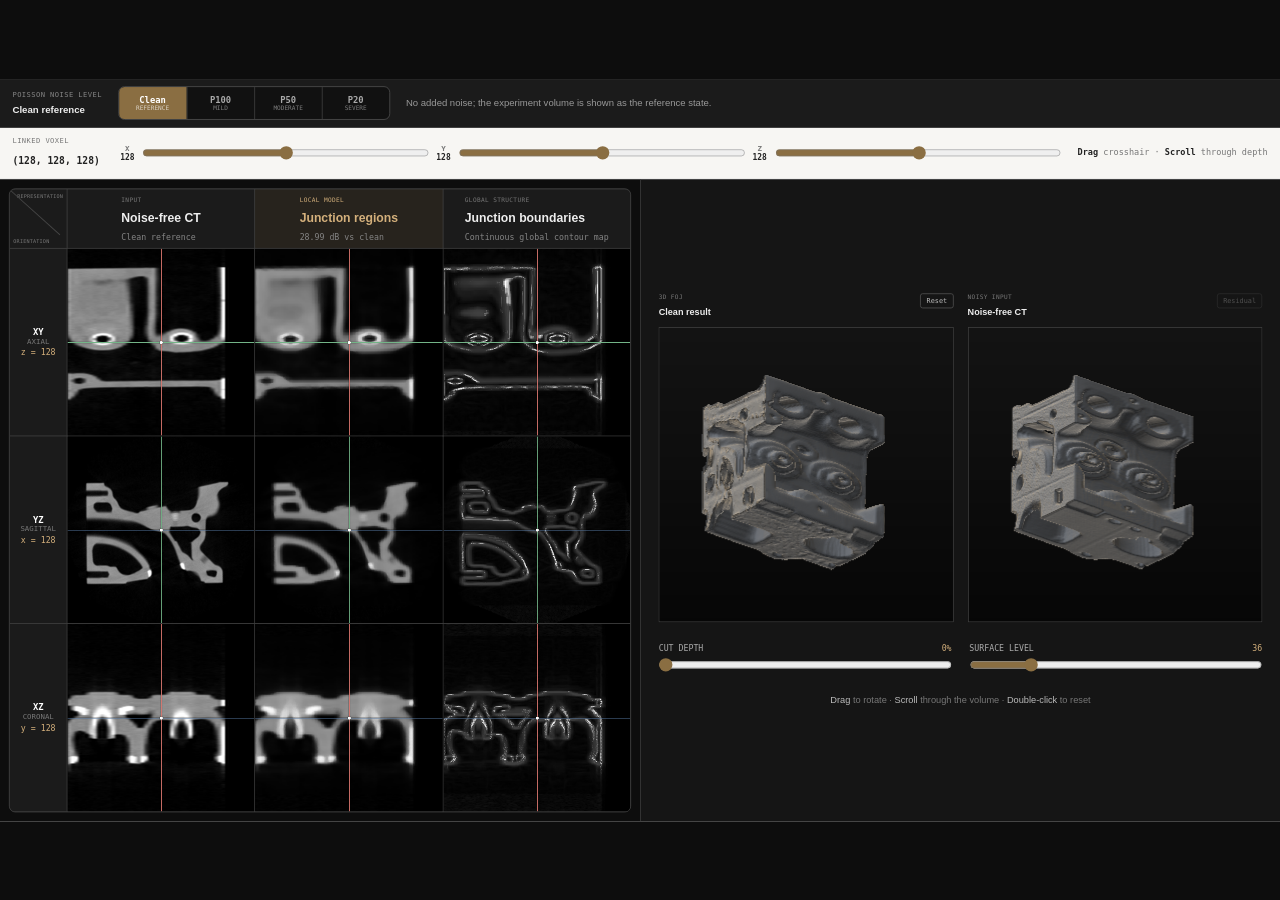
<file: docs/office-demo.html>
<!DOCTYPE html><html lang="en"><head><meta charset="utf-8"><meta name="viewport" content="width=device-width, initial-scale=1"><title>3D FoJ Live Demo</title><style>html,body,iframe{width:100%;height:100%;margin:0;border:0;overflow:hidden;background:#0d0d0d}iframe{display:block}</style><script src="https://officejs.microsoft.com/lib/1/hosted/office.js"></script><script>Office.onReady(function(){});</script></head><body><iframe src="demo.html" title="3D Field of Junctions interactive demo"></iframe></body></html>
</file>
<file: docs/static/css/index.css>
:root {
  --gold: #c0995e;
  --gold-light: #d4b07c;
  --gold-dark: #8a6e42;
  --page: #f7f7f7;
  --surface: #ffffff;
  --surface-raised: #f0f0f0;
  --border: #dcdcdc;
  --text: #000000;
  --text-muted: #666666;
  --button: #555555;
  --green: #4a7453;
  --shadow: none;
  --shadow-hover: none;
  --radius: 4px;
  --sans: "IBM Plex Sans", -apple-system, BlinkMacSystemFont, "Segoe UI", sans-serif;
  --mono: "IBM Plex Mono", "SFMono-Regular", Consolas, monospace;
}

*,
*::before,
*::after {
  box-sizing: border-box;
}

html {
  scroll-behavior: smooth;
  scroll-padding-top: 88px;
}

body {
  margin: 0;
  background: var(--page);
  color: var(--text);
  font-family: var(--sans);
  font-size: 1rem;
  line-height: 1.7;
  -webkit-font-smoothing: antialiased;
  -moz-osx-font-smoothing: grayscale;
}

img {
  display: block;
  max-width: 100%;
  height: auto;
}

a {
  color: var(--gold-dark);
  text-decoration: none;
  transition: color 0.18s ease;
}

a:hover {
  color: var(--gold);
  text-decoration: underline;
  text-underline-offset: 2px;
}

button,
a {
  -webkit-tap-highlight-color: transparent;
}

:focus-visible {
  outline: 3px solid var(--gold-light);
  outline-offset: 3px;
}

.skip-link {
  position: fixed;
  top: 0;
  left: 0;
  z-index: 1000;
  transform: translateY(-120%);
  border-radius: 0 0 6px 0;
  background: var(--gold);
  color: #1c1e1f;
  padding: 10px 16px;
  font-weight: 600;
  text-decoration: none;
}

.skip-link:focus {
  transform: translateY(0);
}

.container,
.container-wide {
  width: min(calc(100% - 40px), 1000px);
  margin-inline: auto;
}

.container-wide {
  width: min(calc(100% - 40px), 1120px);
}

/* VOILA Lab navigation */
.site-nav {
  position: sticky;
  top: 0;
  z-index: 100;
  border-bottom: 1px solid var(--border);
  background: #fff;
}

.nav-inner {
  display: flex;
  width: min(calc(100% - 40px), 1000px);
  min-height: 63px;
  align-items: center;
  justify-content: space-between;
  margin-inline: auto;
  gap: 24px;
}

.brand {
  display: inline-flex;
  flex: 0 0 auto;
  align-items: center;
  gap: 8px;
  color: #000;
  font-size: 1.1rem;
  letter-spacing: -0.01em;
  text-decoration: none;
}

.brand img {
  width: 30px;
  height: 30px;
  border-radius: 0;
}

.brand:hover {
  color: #000;
  text-decoration: none;
  opacity: 0.78;
}

.nav-links {
  display: flex;
  align-items: stretch;
  gap: 4px;
}

.nav-links a {
  position: relative;
  display: inline-flex;
  align-items: center;
  color: var(--gold-dark);
  padding: 19px 12px 17px;
  font-size: 0.94rem;
  font-weight: 600;
  white-space: nowrap;
  text-decoration: none;
}

.nav-links a::after {
  position: absolute;
  right: 12px;
  bottom: 9px;
  left: 12px;
  height: 2px;
  transform: scaleX(0);
  transform-origin: left;
  background: var(--gold);
  content: "";
  transition: transform 0.18s ease;
}

.nav-links a:hover,
.nav-links a:focus,
.nav-links a.nav-active {
  color: var(--gold-light);
}

.nav-links a:hover::after,
.nav-links a:focus::after,
.nav-links a.nav-active::after {
  transform: scaleX(1);
}

/* Project hero */
.hero {
  padding: 30px 0 76px;
}

.hero-content {
  position: relative;
  padding: 42px 52px 38px;
  text-align: center;
}

.hero-content::before {
  content: none;
}

.eyebrow,
.section-kicker {
  margin: 0 0 14px;
  color: var(--gold);
  font-family: var(--mono);
  font-size: 0.77rem;
  font-weight: 500;
  letter-spacing: 0.08em;
  text-transform: uppercase;
}

.eyebrow span {
  margin-inline: 7px;
  color: #aaa;
}

.hero h1 {
  max-width: 850px;
  margin: 0 auto;
  color: #000;
  font-size: clamp(2.7rem, 7vw, 4.6rem);
  font-weight: 700;
  letter-spacing: -0.055em;
  line-height: 1.03;
  text-wrap: balance;
}

.hero h1 span {
  color: var(--gold);
}

.hero-subtitle {
  max-width: 760px;
  margin: 22px auto 0;
  color: #333;
  font-size: clamp(1.02rem, 2.2vw, 1.28rem);
  font-weight: 400;
  letter-spacing: -0.015em;
  line-height: 1.5;
}

.authors {
  display: flex;
  flex-wrap: wrap;
  justify-content: center;
  margin-top: 28px;
  gap: 7px 22px;
}

.authors a {
  color: var(--gold-dark);
  font-weight: 600;
  text-decoration: none;
}

.authors a:hover {
  color: var(--gold);
  text-decoration: underline;
}

.authors sup,
.affiliation sup {
  color: var(--gold);
}

.affiliation {
  margin: 10px 0 0;
  color: var(--text-muted);
  font-size: 0.84rem;
}

.affiliation span {
  margin-inline: 8px;
  color: #aaa;
}

.hero-actions {
  display: flex;
  flex-wrap: wrap;
  justify-content: center;
  margin-top: 28px;
  gap: 8px;
}

.button {
  display: inline-flex;
  min-height: 34px;
  align-items: center;
  justify-content: center;
  gap: 7px;
  border: 1px solid transparent;
  border-radius: 3px;
  padding: 6px 13px;
  font-size: 0.82rem;
  font-weight: 600;
  letter-spacing: 0.02em;
  text-decoration: none;
  transition: background 0.18s ease, border-color 0.18s ease, box-shadow 0.18s ease;
}

.button:hover {
  text-decoration: none;
}

.button-primary {
  border-color: var(--gold-dark);
  background: var(--gold-dark);
  color: #fff;
}

.button-primary:hover {
  border-color: var(--gold);
  background: var(--gold);
  color: #fff;
  box-shadow: 0 0 0 0.15rem rgba(192, 153, 94, 0.25);
}

.button-secondary {
  border-color: var(--button);
  background: var(--button);
  color: #fff;
}

.button-secondary:hover {
  border-color: #444;
  background: #444;
  color: #fff;
}

.teaser-wrap {
  margin-top: 25px;
}

.teaser-card {
  position: relative;
  overflow: hidden;
  margin: 0;
  border: 1px solid var(--border);
  border-radius: var(--radius);
  background: var(--surface);
  box-shadow: var(--shadow);
}

.teaser-card::before,
.contribution-card::before,
.method-figure::before,
.results-explorer::before {
  content: none;
}

.teaser-card img {
  width: 100%;
}

.teaser-card figcaption {
  border-top: 1px solid var(--border);
  color: var(--text-muted);
  padding: 15px 20px 17px;
  font-size: 0.86rem;
  text-align: center;
}

/* Interactive volumetric explorer */
.section-demo {
  border-top: 1px solid var(--border);
  border-bottom: 1px solid var(--border);
  background: #eceae6;
}

.demo-shell {
  width: min(100%, 1120px);
  overflow: hidden;
  margin-inline: auto;
  border: 1px solid #cfcac1;
  border-radius: 4px;
  background: #fff;
  box-shadow: none;
}

.section-presentation {
  border-bottom: 1px solid #2e2e2e;
  background: #171717;
}

.section-presentation .section-heading h2 {
  color: #fff;
}

.presentation-video {
  position: relative;
  width: min(100%, 1080px);
  overflow: hidden;
  margin-inline: auto;
  border: 1px solid #3d3d3d;
  border-radius: 2px;
  background: #050505;
  box-shadow: none;
  aspect-ratio: 16 / 9;
}

.presentation-video iframe {
  display: block;
  width: 100%;
  height: 100%;
  border: 0;
}

.demo-toolbar {
  display: flex;
  align-items: flex-end;
  justify-content: space-between;
  border-bottom: 1px solid var(--border);
  background: #f7f6f3;
  padding: 16px 18px;
  gap: 24px;
}

.demo-control-group {
  min-width: 0;
  margin: 0;
  border: 0;
  padding: 0;
}

.demo-control-group legend,
.demo-micro-label {
  display: block;
  margin: 0 0 7px;
  color: #777;
  font-family: var(--mono);
  font-size: 0.65rem;
  font-weight: 500;
  letter-spacing: 0.06em;
  text-transform: uppercase;
}

.demo-segmented {
  display: flex;
  flex-wrap: wrap;
  gap: 5px;
}

.demo-segmented button {
  border: 1px solid #ccc6bc;
  border-radius: 5px;
  background: #fff;
  color: #555;
  cursor: pointer;
  padding: 7px 10px;
  font: 600 0.73rem var(--sans);
  transition: border-color 0.16s ease, background 0.16s ease, color 0.16s ease;
}

.demo-segmented button:hover {
  border-color: var(--gold);
  color: var(--gold-dark);
}

.demo-segmented button.is-active,
.demo-segmented button[aria-pressed="true"] {
  border-color: var(--gold-dark);
  background: var(--gold-dark);
  color: #fff;
}

.demo-body {
  display: grid;
  grid-template-columns: minmax(0, 1.4fr) minmax(250px, 0.6fr);
  background: #171717;
}

.demo-stage-column {
  min-width: 0;
  border-right: 1px solid #373737;
  padding: 22px;
}

.demo-stage-head {
  display: flex;
  min-height: 48px;
  align-items: flex-start;
  justify-content: space-between;
  margin-bottom: 12px;
  gap: 20px;
}

.demo-stage-head .demo-micro-label {
  margin-bottom: 2px;
  color: #aaa;
}

.demo-stage-head strong {
  color: #fff;
  font-size: 1rem;
}

.demo-view-label {
  border: 1px solid #494949;
  border-radius: 20px;
  color: #d9d9d9;
  padding: 4px 10px;
  font-family: var(--mono);
  font-size: 0.66rem;
  white-space: nowrap;
}

.demo-canvas-wrap {
  position: relative;
  max-width: 620px;
  margin-inline: auto;
  border: 1px solid #454545;
  border-radius: 7px;
  background: #090909;
  box-shadow: 0 12px 34px rgba(0, 0, 0, 0.32);
}

.demo-main-canvas {
  width: 100%;
  aspect-ratio: 1;
  cursor: crosshair;
  image-rendering: pixelated;
  touch-action: none;
}

.demo-loading {
  position: absolute;
  inset: 50% auto auto 50%;
  transform: translate(-50%, -50%);
  border-radius: 20px;
  background: rgba(0, 0, 0, 0.78);
  color: #ddd;
  padding: 7px 12px;
  font-family: var(--mono);
  font-size: 0.66rem;
  white-space: nowrap;
  pointer-events: none;
}

.demo-loading:empty {
  display: none;
}

.demo-slice-control {
  display: grid;
  grid-template-columns: auto 1fr auto;
  align-items: center;
  margin-top: 15px;
  gap: 12px;
}

.demo-slice-control label,
.demo-slice-control output {
  color: #bbb;
  font-family: var(--mono);
  font-size: 0.68rem;
}

.demo-slice-control input {
  width: 100%;
  accent-color: var(--gold);
  cursor: pointer;
}

.demo-guide {
  display: flex;
  flex-direction: column;
  padding: 28px 24px;
  color: #ddd;
}

.demo-coordinate-card {
  border-bottom: 1px solid #3a3a3a;
  padding-bottom: 23px;
}

.demo-coordinate-card .demo-micro-label {
  color: #999;
}

.demo-coordinates {
  display: grid;
  grid-template-columns: repeat(3, 1fr);
  overflow: hidden;
  border: 1px solid #444;
  border-radius: 6px;
}

.demo-coordinates span {
  display: grid;
  justify-items: center;
  color: #888;
  padding: 9px 6px 8px;
  font-family: var(--mono);
  font-size: 0.62rem;
  text-transform: uppercase;
}

.demo-coordinates span + span {
  border-left: 1px solid #444;
}

.demo-coordinates strong {
  color: #fff;
  font-size: 0.9rem;
}

.demo-boundary-button {
  display: flex;
  align-items: center;
  margin-top: 23px;
  border: 1px solid #4a4a4a;
  border-radius: 7px;
  background: #222;
  color: #fff;
  cursor: pointer;
  padding: 13px;
  gap: 11px;
  text-align: left;
}

.demo-boundary-button:hover,
.demo-boundary-button[aria-pressed="true"] {
  border-color: var(--gold);
  background: #2c271f;
}

.demo-boundary-button > span:last-child {
  display: grid;
}

.demo-boundary-button strong {
  font-size: 0.78rem;
}

.demo-boundary-button small {
  color: #a7a7a7;
  font-size: 0.66rem;
}

.demo-boundary-swatch {
  flex: 0 0 16px;
  width: 16px;
  height: 16px;
  border-radius: 50%;
  background: var(--gold);
  box-shadow: 0 0 0 4px rgba(192, 153, 94, 0.15);
}

.demo-notes {
  margin-top: 21px;
  border-bottom: 1px solid #3a3a3a;
  padding-bottom: 19px;
}

.demo-notes p {
  margin: 7px 0;
  color: #aaa;
  font-size: 0.69rem;
}

kbd {
  display: inline-grid;
  min-width: 22px;
  height: 22px;
  place-items: center;
  margin-right: 4px;
  border: 1px solid #555;
  border-bottom-color: #777;
  border-radius: 4px;
  background: #2a2a2a;
  color: #ddd;
  padding-inline: 5px;
  font: 500 0.6rem var(--mono);
  box-shadow: 0 2px 0 #090909;
}

.demo-description {
  margin: auto 0 0;
  color: #c4c4c4;
  font-size: 0.78rem;
  line-height: 1.55;
}

.demo-patches {
  display: grid;
  grid-template-columns: repeat(3, 1fr);
  border-top: 1px solid var(--border);
  background: #fff;
}

.demo-patches figure {
  display: flex;
  min-width: 0;
  flex-direction: column;
  margin: 0;
  padding: 16px;
}

.demo-patches figure + figure {
  border-left: 1px solid var(--border);
}

.demo-patches figcaption {
  display: grid;
  min-height: 54px;
  align-content: start;
  margin-bottom: 10px;
}

.demo-patches figcaption strong {
  color: #222;
  font-size: 0.82rem;
}

.demo-patches figcaption span {
  color: var(--text-muted);
  font-size: 0.69rem;
}

.demo-patches canvas {
  width: 100%;
  max-width: 280px;
  aspect-ratio: 1;
  align-self: center;
  border: 1px solid #d3d3d3;
  border-radius: 5px;
  background: #080808;
  image-rendering: pixelated;
}

.demo-footer {
  display: flex;
  align-items: center;
  justify-content: space-between;
  border-top: 1px solid var(--border);
  background: #f7f6f3;
  padding: 14px 18px;
  gap: 22px;
}

.demo-footer p {
  max-width: 700px;
  margin: 0;
  color: #555;
  font-size: 0.72rem;
}

.demo-footer span {
  color: #777;
  font-family: var(--mono);
  font-size: 0.62rem;
  white-space: nowrap;
}

.demo-noscript {
  margin: 0;
  border-top: 1px solid var(--border);
  background: #fff4df;
  padding: 12px 18px;
  color: #6b4f24;
  font-size: 0.76rem;
}

/* Full-resolution synchronized CT viewer */
.demo-header {
  display: flex;
  align-items: center;
  justify-content: space-between;
  border-bottom: 1px solid #373737;
  background: #151515;
  color: #fff;
  padding: 17px 20px;
  gap: 24px;
}

.demo-experiment-title {
  display: flex;
  align-items: center;
  gap: 12px;
}

.demo-experiment-title .demo-micro-label {
  margin-bottom: 1px;
  color: #8c8c8c;
}

.demo-experiment-title strong {
  display: block;
  font-size: 1rem;
  letter-spacing: -0.01em;
}

.demo-live-mark {
  width: 12px;
  height: 12px;
  border-radius: 50%;
  background: var(--gold);
  box-shadow: 0 0 0 5px rgba(192, 153, 94, 0.14);
}

.demo-experiment-facts {
  display: flex;
  align-items: center;
  color: #999;
  font-family: var(--mono);
  font-size: 0.62rem;
  gap: 0;
}

.demo-experiment-facts span {
  padding: 2px 13px;
}

.demo-experiment-facts span + span {
  border-left: 1px solid #3d3d3d;
}

.demo-experiment-facts strong {
  color: #eee;
  font-size: 0.72rem;
}

.demo-noise-bar {
  display: grid;
  grid-template-columns: auto auto minmax(220px, 1fr);
  align-items: center;
  border-bottom: 1px solid #373737;
  background: #1b1b1b;
  color: #eee;
  padding: 13px 18px;
  gap: 20px;
}

.demo-noise-copy {
  min-width: 132px;
}

.demo-noise-copy .demo-micro-label {
  margin-bottom: 0;
  color: #858585;
}

.demo-noise-copy strong {
  display: block;
  font-size: 0.82rem;
}

.demo-noise-selector {
  display: grid;
  grid-template-columns: repeat(4, minmax(76px, 1fr));
  overflow: hidden;
  border: 1px solid #494949;
  border-radius: 7px;
  background: #111;
}

.demo-noise-selector button {
  display: grid;
  min-height: 43px;
  place-content: center;
  border: 0;
  background: transparent;
  color: #aaa;
  cursor: pointer;
  padding: 5px 12px;
  font-family: var(--mono);
  text-align: center;
  transition: background 0.16s ease, color 0.16s ease;
}

.demo-noise-selector button + button {
  border-left: 1px solid #3b3b3b;
}

.demo-noise-selector button:hover {
  background: #27231d;
  color: #fff;
}

.demo-noise-selector button[aria-pressed="true"] {
  background: var(--gold-dark);
  color: #fff;
}

.demo-noise-selector strong {
  font-size: 0.72rem;
}

.demo-noise-selector span {
  opacity: 0.7;
  font-size: 0.5rem;
  text-transform: uppercase;
}

.demo-noise-bar > p {
  max-width: 520px;
  margin: 0;
  color: #999;
  font-size: 0.67rem;
  line-height: 1.45;
}

.demo-coordinate-bar {
  display: grid;
  grid-template-columns: auto minmax(360px, 1fr) auto;
  align-items: center;
  border-bottom: 1px solid var(--border);
  background: #f7f6f3;
  padding: 14px 18px;
  gap: 25px;
}

.demo-coordinate-readout {
  min-width: 128px;
}

.demo-coordinate-readout .demo-micro-label {
  margin-bottom: 0;
}

.demo-coordinate-readout > strong {
  color: #222;
  font: 600 0.9rem var(--mono);
}

.demo-axis-sliders {
  display: grid;
  grid-template-columns: repeat(3, minmax(0, 1fr));
  gap: 15px;
}

.demo-axis-sliders label {
  display: grid;
  grid-template-columns: 28px 1fr;
  align-items: center;
  color: #777;
  font: 600 0.66rem var(--mono);
  gap: 8px;
}

.demo-axis-sliders label > span {
  display: grid;
  text-align: center;
  text-transform: uppercase;
}

.demo-axis-sliders output {
  color: #222;
  font-size: 0.7rem;
}

.demo-axis-sliders input {
  width: 100%;
  accent-color: var(--gold-dark);
  cursor: pointer;
}

.demo-interaction-hint {
  color: #777;
  font-family: var(--mono);
  font-size: 0.6rem;
  line-height: 1.45;
  text-align: right;
}

.demo-interaction-hint span {
  color: #222;
  font-weight: 600;
}

.demo-matrix-wrap {
  position: relative;
  min-width: 0;
  overflow: auto;
  background: #0d0d0d;
  padding: 16px;
}

.demo-workspace {
  display: grid;
  grid-template-columns: minmax(0, 1fr) 300px;
  background: #0d0d0d;
}

.demo-volume-panel {
  min-width: 0;
  border-left: 1px solid #373737;
  background: #151515;
  color: #eee;
  padding: 16px;
}

.demo-volume-view + .demo-volume-view {
  margin-top: 16px;
  border-top: 1px solid #373737;
  padding-top: 15px;
}

.demo-volume-head {
  display: flex;
  min-height: 55px;
  align-items: flex-start;
  justify-content: space-between;
  gap: 12px;
}

.demo-volume-head .demo-micro-label {
  margin-bottom: 1px;
  color: #777;
}

.demo-volume-head strong {
  display: block;
  font-size: 0.86rem;
}

.demo-volume-head button {
  border: 1px solid #4b4b4b;
  border-radius: 3px;
  background: transparent;
  color: #bbb;
  cursor: pointer;
  padding: 4px 8px;
  font: 500 0.58rem var(--mono);
}

.demo-volume-head button:hover,
.demo-volume-head button:focus-visible {
  border-color: var(--gold);
  color: #fff;
}

.demo-volume-head button:disabled {
  cursor: not-allowed;
  opacity: 0.35;
}

.demo-volume-error-toggle[aria-pressed="true"] {
  border-color: #e46158;
  background: #8f2823;
  color: #fff;
}

.demo-volume-canvas-wrap {
  position: relative;
  overflow: hidden;
  border: 1px solid #3d3d3d;
  background: #080808;
  aspect-ratio: 1;
}

.demo-volume-canvas-wrap canvas {
  display: block;
  width: 100%;
  height: 100%;
  cursor: grab;
  touch-action: none;
}

.demo-volume-canvas-wrap canvas:active {
  cursor: grabbing;
}

[aria-busy="true"] .demo-volume-canvas-wrap canvas {
  opacity: 0.28;
}

.demo-volume-status {
  position: absolute;
  inset: 50% auto auto 50%;
  width: max-content;
  max-width: calc(100% - 24px);
  transform: translate(-50%, -50%);
  margin: 0;
  color: #aaa;
  font: 500 0.62rem var(--mono);
  text-align: center;
  pointer-events: none;
}

.demo-volume-status:empty {
  display: none;
}

.demo-volume-controls {
  display: grid;
  margin-top: 13px;
  gap: 9px;
}

.demo-volume-control {
  display: grid;
  gap: 5px;
}

.demo-volume-control span {
  display: flex;
  justify-content: space-between;
  color: #aaa;
  font: 500 0.58rem var(--mono);
  text-transform: uppercase;
}

.demo-volume-control output {
  color: var(--gold-light);
}

.demo-volume-control input {
  width: 100%;
  margin: 0;
  accent-color: var(--gold-dark);
  cursor: pointer;
}

.demo-volume-hint {
  margin: 9px 0 0;
  color: #777;
  font-size: 0.61rem;
  line-height: 1.45;
}

.demo-volume-hint strong {
  color: #bbb;
  font-weight: 500;
}

.demo-matrix {
  display: grid;
  min-width: 790px;
  grid-template-columns: 78px repeat(3, minmax(0, 1fr));
  overflow: hidden;
  border: 1px solid #3d3d3d;
  border-radius: 7px;
  background: #3d3d3d;
  gap: 1px;
  transition: opacity 0.2s ease;
}

[aria-busy="true"] .demo-matrix {
  opacity: 0.32;
}

.demo-loading {
  position: absolute;
  inset: 50% auto auto 50%;
  z-index: 3;
  width: max-content;
  max-width: calc(100% - 48px);
  transform: translate(-50%, -50%);
  border: 1px solid #4a4a4a;
  border-radius: 22px;
  background: rgba(12, 12, 12, 0.92);
  color: #ddd;
  padding: 9px 14px;
  font-family: var(--mono);
  font-size: 0.65rem;
  text-align: center;
  white-space: normal;
  pointer-events: none;
}

.demo-matrix-corner,
.demo-method-head,
.demo-plane-label {
  background: #1b1b1b;
  color: #eee;
}

.demo-matrix-corner {
  position: relative;
  min-height: 72px;
  overflow: hidden;
  color: #777;
  font: 500 0.48rem var(--mono);
  letter-spacing: 0.04em;
  text-transform: uppercase;
}

.demo-matrix-corner::after {
  position: absolute;
  width: 112px;
  height: 1px;
  transform: rotate(42deg);
  transform-origin: left;
  background: #454545;
  content: "";
}

.demo-matrix-corner span:first-child {
  position: absolute;
  bottom: 8px;
  left: 7px;
}

.demo-matrix-corner span:last-child {
  position: absolute;
  top: 8px;
  right: 7px;
}

.demo-method-head {
  display: flex;
  min-height: 72px;
  align-items: center;
  justify-content: space-between;
  padding: 12px 14px;
  gap: 12px;
}

.demo-method-head .demo-micro-label {
  margin-bottom: 0;
  color: #777;
}

.demo-method-head strong {
  font-size: 0.9rem;
}

.demo-method-head small {
  color: #858585;
  font: 500 0.56rem var(--mono);
  text-align: right;
}

.demo-method-head-ours {
  background: #27231d;
}

.demo-method-head-ours strong,
.demo-method-head-ours .demo-micro-label {
  color: var(--gold-light);
}

.demo-plane-label {
  display: grid;
  align-content: center;
  justify-items: center;
  min-height: 0;
  padding: 8px 4px;
}

.demo-plane-label strong {
  color: #fff;
  font: 600 0.83rem var(--mono);
}

.demo-plane-label span {
  color: #777;
  font: 500 0.52rem var(--mono);
  text-transform: uppercase;
}

.demo-plane-label output {
  margin-top: 5px;
  color: var(--gold-light);
  font: 500 0.58rem var(--mono);
}

.demo-view {
  position: relative;
  min-width: 0;
  margin: 0;
  background: #050505;
}

.demo-view-ours {
  background: #17130f;
}

.demo-view canvas {
  display: block;
  width: 100%;
  aspect-ratio: 1;
  background: #050505;
  cursor: crosshair;
  image-rendering: auto;
  touch-action: none;
}

.demo-view canvas:focus-visible {
  position: relative;
  z-index: 2;
  outline-offset: -4px;
}

.demo-view figcaption {
  display: none;
}

.demo-footer {
  display: flex;
  align-items: center;
  justify-content: space-between;
  border-top: 1px solid var(--border);
  background: #f7f6f3;
  color: #333;
  padding: 15px 18px;
  gap: 24px;
}

.demo-footer > div:first-child {
  display: flex;
  align-items: baseline;
  gap: 8px;
}

.demo-footer strong {
  flex: 0 0 auto;
  font-size: 0.73rem;
}

.demo-footer p {
  max-width: 720px;
  margin: 0;
  color: #666;
  font-size: 0.7rem;
}

.demo-footer-legend {
  display: flex;
  flex: 0 0 auto;
  align-items: center;
  color: #777;
  font: 500 0.6rem var(--mono);
  gap: 10px;
}

.demo-footer-legend span {
  display: inline-flex;
  align-items: center;
  gap: 4px;
}

.demo-footer-legend i {
  display: inline-block;
  width: 14px;
  height: 2px;
  border-radius: 2px;
}

.demo-line-x {
  background: #e07a72;
}

.demo-line-y {
  background: #73b487;
}

.demo-line-z {
  background: #719ed5;
}

/* Section language mirrors the lab site */
.section {
  padding: 78px 0;
}

.section-intro {
  border-top: 1px solid #e6e6e6;
}

.section-heading {
  max-width: 820px;
  margin: 0 0 38px;
  text-align: left;
}

.section-heading h2 {
  display: inline-block;
  margin: 0;
  border-bottom: 2px solid var(--gold);
  color: #000;
  padding-bottom: 9px;
  font-size: clamp(1.65rem, 4vw, 2.4rem);
  font-weight: 600;
  letter-spacing: -0.025em;
  line-height: 1.2;
}

.section-heading > p:last-child:not(.section-kicker) {
  max-width: 700px;
  margin: 16px 0 0;
  color: var(--text-muted);
}

.section-kicker {
  margin-bottom: 8px;
}

.abstract-grid {
  display: grid;
  grid-template-columns: 1fr;
}

.method-figure,
.results-explorer,
.bibtex-card {
  border: 1px solid var(--border);
  border-radius: var(--radius);
  background: var(--surface);
  box-shadow: var(--shadow);
}

.abstract-copy {
  max-width: 850px;
}

.abstract-copy h3 {
  margin: 0 0 14px;
  color: #000;
  font-size: 1.2rem;
}

.abstract-copy p {
  margin: 0;
  color: #333;
  font-size: 0.96rem;
}

.abstract-copy p + p {
  margin-top: 15px;
}

.at-a-glance {
  display: grid;
  overflow: hidden;
  padding: 8px 24px;
}

.glance-item {
  display: grid;
  grid-template-columns: 54px 1fr;
  align-items: center;
  gap: 16px;
  padding: 20px 0;
}

.glance-item + .glance-item {
  border-top: 1px solid var(--border);
}

.glance-item strong {
  color: var(--gold);
  font-family: var(--mono);
  font-size: 2rem;
  line-height: 1;
}

.glance-item span {
  color: var(--text-muted);
  font-size: 0.81rem;
  font-weight: 500;
  line-height: 1.4;
}

.contribution-grid {
  display: grid;
  grid-template-columns: repeat(3, 1fr);
  margin-top: 20px;
  gap: 18px;
}

.contribution-card {
  border-top: 1px solid var(--border);
  padding: 18px 0 0;
}

.contribution-card h3 {
  margin: 0 0 9px;
  color: #000;
  font-size: 1.08rem;
}

.contribution-card p {
  margin: 0;
  color: var(--text-muted);
  font-size: 0.88rem;
}

/* Method */
.section-method {
  border-top: 1px solid var(--border);
  border-bottom: 1px solid var(--border);
  background: var(--surface-raised);
}

.section-heading-light h2 {
  color: #000;
}

.section-heading-light > p:last-child:not(.section-kicker) {
  color: var(--text-muted);
}

.method-figure {
  position: relative;
  padding: 28px;
}

.method-panels {
  display: grid;
  grid-template-columns: repeat(4, 1fr);
  gap: 12px;
}

.method-panels figure {
  overflow: hidden;
  margin: 0;
  border: 1px solid var(--border);
  border-radius: 2px;
  background: #fff;
}

.method-panels img {
  width: 100%;
  aspect-ratio: 0.65;
  object-fit: contain;
}

.method-panels figcaption {
  border-top: 1px solid var(--border);
  color: #333;
  padding: 9px 8px 11px;
  font-size: 0.78rem;
  font-weight: 600;
  text-align: center;
}

.figure-note {
  max-width: 720px;
  margin: 20px auto 0;
  color: var(--text-muted);
  font-size: 0.87rem;
  text-align: center;
}

.method-steps {
  display: grid;
  grid-template-columns: repeat(4, 1fr);
  margin: 28px 0 0;
  padding: 0;
  gap: 14px;
  list-style: none;
}

.method-steps li {
  display: flex;
  align-items: flex-start;
  gap: 11px;
  border-top: 1px solid #cfcfcf;
  padding-top: 16px;
}

.method-steps li > span {
  display: grid;
  flex: 0 0 27px;
  width: 27px;
  height: 27px;
  place-items: center;
  border-radius: 50%;
  background: var(--gold);
  color: #1c1e1f;
  font-family: var(--mono);
  font-size: 0.7rem;
  font-weight: 500;
}

.method-steps h3 {
  margin: 0 0 5px;
  color: #000;
  font-size: 0.9rem;
}

.method-steps p {
  margin: 0;
  color: var(--text-muted);
  font-size: 0.79rem;
  line-height: 1.5;
}

/* Results explorer */
.section-results {
  background: var(--page);
}

.results-explorer {
  position: relative;
  overflow: hidden;
}

.result-tabs {
  display: flex;
  border-bottom: 1px solid var(--border);
  background: var(--surface-raised);
  padding: 9px 12px;
  gap: 6px;
}

.result-tabs button {
  border: 1px solid transparent;
  border-radius: 3px;
  background: transparent;
  color: var(--text-muted);
  cursor: pointer;
  padding: 7px 14px;
  font: inherit;
  font-size: 0.79rem;
  font-weight: 600;
  transition: background 0.18s ease, color 0.18s ease, border-color 0.18s ease;
}

.result-tabs button:hover {
  border-color: var(--border);
  background: #fff;
  color: var(--gold-dark);
}

.result-tabs button[aria-selected="true"] {
  border-color: var(--gold-dark);
  background: var(--gold-dark);
  color: #fff;
}

.result-panel {
  margin: 0;
  padding: 28px;
}

.result-image-wrap {
  display: grid;
  min-height: 310px;
  place-items: center;
  overflow: auto;
  border: 1px solid #e3e3e3;
  border-radius: 2px;
  background: #fff;
}

.result-image-wrap img {
  width: 100%;
  max-height: 700px;
  object-fit: contain;
}

/* Keep labels embedded in each paper figure at the CT figure's display scale. */
#panel-cryo .result-image-wrap img {
  width: 74%;
}

#panel-point .result-image-wrap img {
  width: 96%;
}

.result-panel figcaption {
  max-width: 900px;
  margin: 18px auto 0;
  color: var(--text-muted);
  font-size: 0.87rem;
  text-align: center;
}

.result-panel figcaption strong {
  color: #222;
}

/* Citation */
.section-citation {
  border-top: 1px solid var(--border);
  background: var(--surface-raised);
}

.bibtex-card {
  overflow: hidden;
}

.bibtex-toolbar {
  display: flex;
  min-height: 49px;
  align-items: center;
  border-bottom: 1px solid var(--border);
  background: #fff;
  padding: 0 17px;
  gap: 11px;
}

.bibtex-toolbar > span:first-child {
  color: var(--gold);
  font-family: var(--mono);
  font-size: 0.73rem;
  font-weight: 500;
  letter-spacing: 0.08em;
  text-transform: uppercase;
}

.bibtex-toolbar button {
  margin-left: auto;
  border: 1px solid var(--button);
  border-radius: 6px;
  background: var(--button);
  color: #fff;
  cursor: pointer;
  padding: 5px 12px;
  font: inherit;
  font-size: 0.72rem;
  font-weight: 600;
}

.bibtex-toolbar button:hover {
  border-color: var(--gold-dark);
  background: var(--gold-dark);
}

.copy-status {
  min-width: 45px;
  color: var(--green);
  font-size: 0.72rem;
}

.bibtex-card pre {
  overflow: auto;
  margin: 0;
  background: #f6f6f6;
  color: #222;
  padding: 27px 30px;
  font-family: var(--mono);
  font-size: clamp(0.7rem, 1.7vw, 0.84rem);
  line-height: 1.65;
  tab-size: 2;
}

/* Footer shared with VOILA Lab visual language */
.site-footer {
  border-top: 1px solid var(--border);
  background: var(--page);
  color: var(--text-muted);
  padding: 35px 0 28px;
}

.footer-grid {
  display: grid;
  grid-template-columns: repeat(2, minmax(0, 240px));
  gap: 70px;
}

.footer-grid h2 {
  margin: 0 0 10px;
  color: var(--gold);
  font-size: 0.72rem;
  font-weight: 600;
  letter-spacing: 0.1em;
  text-transform: uppercase;
}

.footer-grid div {
  font-size: 0.82rem;
  line-height: 1.65;
}

.footer-grid a {
  color: var(--text-muted);
}

.footer-grid a:hover {
  color: var(--gold);
  text-decoration: none;
}

.footer-copyright {
  margin: 26px 0 0;
  color: #888;
  font-size: 0.76rem;
  line-height: 1.6;
  text-align: center;
}

[hidden] {
  display: none !important;
}

/* Fit the complete 3 x 3 explorer into a 16:10 laptop viewport. */
@media (min-width: 901px) and (max-height: 1000px) {
  .section-demo {
    padding: 18px 0;
  }

  .section-demo .section-heading {
    max-width: 680px;
    margin: 0 auto 13px;
    text-align: center;
  }

  .section-demo .section-kicker {
    margin-bottom: 3px;
  }

  .section-demo .section-heading h2 {
    padding-bottom: 5px;
    font-size: 1.45rem;
  }

  .section-demo .section-heading > p:last-child:not(.section-kicker) {
    display: none;
  }

  .demo-shell {
    width: min(100%, 980px);
    min-width: 760px;
  }

  .demo-header {
    padding: 8px 11px;
    gap: 10px;
  }

  .demo-experiment-title {
    gap: 9px;
  }

  .demo-experiment-title .demo-micro-label {
    font-size: 0.52rem;
  }

  .demo-experiment-title strong {
    font-size: 0.78rem;
  }

  .demo-live-mark {
    width: 9px;
    height: 9px;
    box-shadow: 0 0 0 3px rgba(192, 153, 94, 0.14);
  }

  .demo-experiment-facts {
    font-size: 0.5rem;
  }

  .demo-experiment-facts span {
    padding: 1px 7px;
  }

  .demo-experiment-facts strong {
    font-size: 0.58rem;
  }

  .demo-noise-bar {
    grid-template-columns: 112px 1fr;
    padding: 6px 9px;
    gap: 9px;
  }

  .demo-noise-copy {
    min-width: 0;
  }

  .demo-noise-copy .demo-micro-label {
    font-size: 0.5rem;
  }

  .demo-noise-copy strong {
    font-size: 0.68rem;
  }

  .demo-noise-selector {
    grid-template-columns: repeat(4, minmax(58px, 1fr));
  }

  .demo-noise-selector button {
    min-height: 32px;
    padding: 3px 7px;
  }

  .demo-noise-selector strong {
    font-size: 0.62rem;
  }

  .demo-noise-selector span {
    font-size: 0.43rem;
  }

  .demo-noise-bar > p,
  .demo-interaction-hint,
  .demo-footer p {
    display: none;
  }

  .demo-coordinate-bar {
    grid-template-columns: 112px 1fr;
    padding: 6px 9px;
    gap: 9px;
  }

  .demo-coordinate-readout {
    min-width: 0;
  }

  .demo-coordinate-readout .demo-micro-label {
    font-size: 0.5rem;
  }

  .demo-coordinate-readout > strong {
    font-size: 0.68rem;
  }

  .demo-axis-sliders {
    gap: 7px;
  }

  .demo-axis-sliders label {
    grid-template-columns: 22px 1fr;
    font-size: 0.53rem;
    gap: 4px;
  }

  .demo-axis-sliders output {
    font-size: 0.56rem;
  }

  .demo-matrix-wrap {
    padding: 7px;
  }

  .demo-workspace {
    grid-template-columns: minmax(0, 1fr) 280px;
  }

  .demo-volume-panel {
    padding: 7px;
  }

  .demo-volume-head {
    min-height: 40px;
  }

  .demo-volume-head .demo-micro-label {
    font-size: 0.43rem;
  }

  .demo-volume-head strong {
    font-size: 0.64rem;
  }

  .demo-volume-head button {
    padding: 3px 6px;
    font-size: 0.48rem;
  }

  .demo-volume-controls {
    margin-top: 7px;
    gap: 5px;
  }

  .demo-volume-hint {
    display: none;
  }

  .demo-matrix {
    min-width: 0;
    grid-template-columns: 54px repeat(3, minmax(0, 1fr));
  }

  .demo-matrix-corner,
  .demo-method-head {
    min-height: 44px;
  }

  .demo-matrix-corner {
    font-size: 0.36rem;
  }

  .demo-matrix-corner::after {
    width: 76px;
  }

  .demo-matrix-corner span:first-child {
    bottom: 5px;
    left: 4px;
  }

  .demo-matrix-corner span:last-child {
    top: 5px;
    right: 4px;
  }

  .demo-method-head {
    align-items: flex-start;
    flex-direction: column;
    justify-content: center;
    padding: 4px 7px;
    gap: 0;
  }

  .demo-method-head .demo-micro-label {
    font-size: 0.43rem;
  }

  .demo-method-head strong {
    font-size: 0.64rem;
  }

  .demo-method-head small {
    font-size: 0.43rem;
    text-align: left;
  }

  .demo-plane-label {
    padding: 3px 2px;
  }

  .demo-plane-label strong {
    font-size: 0.62rem;
  }

  .demo-plane-label span {
    font-size: 0.4rem;
  }

  .demo-plane-label output {
    margin-top: 2px;
    font-size: 0.44rem;
  }

  .demo-footer {
    padding: 6px 9px;
    font-size: 0.58rem;
    line-height: 1.2;
  }
}

@media (max-width: 900px) {
  .demo-workspace {
    grid-template-columns: 1fr;
  }

  .demo-volume-panel {
    border-top: 1px solid #373737;
    border-left: 0;
  }

  .demo-volume-canvas-wrap {
    width: min(100%, 480px);
    margin-inline: auto;
  }

  .demo-matrix {
    min-width: 0;
  }

  .demo-noise-bar {
    grid-template-columns: auto minmax(360px, 1fr);
  }

  .demo-noise-bar > p {
    grid-column: 1 / -1;
  }

  .demo-coordinate-bar {
    grid-template-columns: 1fr;
    gap: 12px;
  }

  .demo-coordinate-readout {
    display: flex;
    align-items: baseline;
    gap: 9px;
  }

  .demo-interaction-hint {
    text-align: left;
  }

  .demo-method-head {
    align-items: flex-start;
    flex-direction: column;
    justify-content: center;
    gap: 1px;
  }

  .demo-method-head small {
    text-align: left;
  }

  .demo-toolbar {
    align-items: stretch;
    flex-direction: column;
    gap: 12px;
  }

  .demo-body {
    grid-template-columns: 1fr;
  }

  .demo-stage-column {
    border-right: 0;
    border-bottom: 1px solid #373737;
  }

  .demo-guide {
    display: grid;
    grid-template-columns: 1fr 1fr;
    gap: 18px;
  }

  .demo-boundary-button,
  .demo-notes {
    margin-top: 0;
  }

  .demo-description {
    grid-column: 1 / -1;
    margin: 0;
  }

  .abstract-grid {
    grid-template-columns: 1fr;
  }

  .at-a-glance {
    grid-template-columns: repeat(3, 1fr);
    padding: 0 16px;
  }

  .glance-item {
    display: block;
    padding: 20px 10px;
    text-align: center;
  }

  .glance-item + .glance-item {
    border-top: 0;
    border-left: 1px solid var(--border);
  }

  .glance-item span {
    display: block;
    margin-top: 7px;
  }

  .method-steps {
    grid-template-columns: repeat(2, 1fr);
  }
}

@media (max-width: 760px) {
  .demo-header {
    align-items: flex-start;
    flex-direction: column;
    gap: 12px;
  }

  .demo-experiment-facts {
    width: 100%;
  }

  .demo-experiment-facts span:first-child {
    padding-left: 0;
  }

  .demo-noise-bar {
    grid-template-columns: 1fr;
    gap: 10px;
  }

  .demo-noise-bar > p {
    grid-column: auto;
  }

  .demo-matrix-wrap {
    margin-inline: -1px;
    padding: 10px;
  }

  .demo-matrix {
    min-width: 0;
    grid-template-columns: 44px repeat(3, minmax(0, 1fr));
  }

  .demo-matrix-corner,
  .demo-method-head {
    min-height: 54px;
  }

  .demo-matrix-corner {
    font-size: 0.31rem;
  }

  .demo-matrix-corner::after {
    width: 66px;
  }

  .demo-matrix-corner span:first-child {
    bottom: 5px;
    left: 4px;
  }

  .demo-matrix-corner span:last-child {
    top: 5px;
    right: 4px;
  }

  .demo-method-head {
    padding: 6px;
  }

  .demo-method-head .demo-micro-label {
    font-size: 0.4rem;
  }

  .demo-method-head strong {
    font-size: clamp(0.5rem, 2.35vw, 0.68rem);
    line-height: 1.2;
  }

  .demo-method-head small {
    display: none;
  }

  .demo-plane-label strong {
    font-size: 0.58rem;
  }

  .demo-plane-label span {
    font-size: 0.36rem;
  }

  .demo-plane-label output {
    margin-top: 2px;
    font-size: 0.4rem;
  }

  .demo-footer > div:first-child {
    display: block;
  }

  .demo-footer p {
    margin-top: 3px;
  }

  .demo-patches {
    grid-template-columns: 1fr;
  }

  .demo-patches figure + figure {
    border-top: 1px solid var(--border);
    border-left: 0;
  }

  .demo-footer {
    align-items: flex-start;
    flex-direction: column;
    gap: 7px;
  }

  .demo-footer span {
    white-space: normal;
  }

  .container,
  .container-wide,
  .nav-inner {
    width: min(calc(100% - 28px), 1000px);
  }

  .nav-inner {
    min-height: 58px;
  }

  .brand strong {
    display: none;
  }

  .nav-links {
    overflow-x: auto;
    max-width: calc(100vw - 72px);
    scrollbar-width: none;
  }

  .nav-links::-webkit-scrollbar {
    display: none;
  }

  .nav-links a {
    padding: 17px 9px 15px;
    font-size: 0.84rem;
  }

  .nav-links a::after {
    right: 9px;
    bottom: 8px;
    left: 9px;
  }

  .hero {
    padding: 22px 0 55px;
  }

  .hero-content {
    padding: 35px 22px 32px;
  }

  .hero h1 {
    font-size: clamp(2.55rem, 13vw, 3.7rem);
  }

  .desktop-break {
    display: none;
  }

  .affiliation span {
    display: block;
    height: 0;
    overflow: hidden;
  }

  .teaser-card {
    overflow-x: auto;
  }

  .teaser-card img,
  .teaser-card figcaption {
    min-width: 760px;
  }

  .teaser-card figcaption {
    text-align: left;
  }

  .section {
    padding: 60px 0;
  }

  .section-heading {
    margin-bottom: 30px;
  }

  .contribution-grid {
    grid-template-columns: 1fr;
  }

  .contribution-card {
    min-height: 0;
  }

  .contribution-card h3 {
    margin-top: 18px;
  }

  .method-panels {
    grid-template-columns: repeat(2, 1fr);
  }

  .method-figure,
  .result-panel {
    padding: 18px;
  }

  .result-tabs {
    overflow-x: auto;
  }

  .result-tabs button {
    flex: 0 0 auto;
  }

  .result-image-wrap {
    display: block;
    min-height: 0;
  }

  .result-image-wrap img {
    min-width: 0;
    margin-inline: auto;
  }

  #panel-cryo .result-image-wrap img {
    min-width: 0;
  }

  #panel-point .result-image-wrap img {
    min-width: 0;
  }

  .footer-grid {
    grid-template-columns: 1fr 1fr;
    gap: 30px;
  }
}

@media (max-width: 500px) {
  .demo-header,
  .demo-noise-bar,
  .demo-coordinate-bar {
    padding-inline: 14px;
  }

  .demo-noise-selector {
    grid-template-columns: repeat(2, 1fr);
  }

  .demo-noise-selector button:nth-child(3) {
    border-top: 1px solid #3b3b3b;
    border-left: 0;
  }

  .demo-noise-selector button:nth-child(4) {
    border-top: 1px solid #3b3b3b;
  }

  .demo-experiment-facts {
    align-items: flex-start;
    flex-direction: column;
  }

  .demo-experiment-facts span {
    padding: 1px 0;
  }

  .demo-experiment-facts span + span {
    border-left: 0;
  }

  .demo-axis-sliders {
    grid-template-columns: 1fr;
    gap: 7px;
  }

  .demo-matrix {
    min-width: 0;
  }

  .demo-stage-column {
    padding: 15px;
  }

  .demo-guide {
    grid-template-columns: 1fr;
    padding: 20px 16px;
  }

  .demo-description {
    grid-column: auto;
  }

  .demo-segmented button {
    flex: 1 1 40%;
  }

  .hero-actions {
    display: grid;
    grid-template-columns: repeat(2, minmax(0, 1fr));
  }

  .button {
    padding-inline: 9px;
  }

  .at-a-glance {
    display: block;
    padding-inline: 24px;
  }

  .glance-item + .glance-item {
    border-top: 1px solid var(--border);
    border-left: 0;
  }

  .method-steps {
    grid-template-columns: 1fr;
  }

  .bibtex-card pre {
    font-size: 0.68rem;
    padding: 20px;
  }

  .footer-grid {
    grid-template-columns: 1fr;
  }
}

@media (prefers-reduced-motion: reduce) {
  html {
    scroll-behavior: auto;
  }

  *,
  *::before,
  *::after {
    scroll-behavior: auto !important;
    transition-duration: 0.01ms !important;
    animation-duration: 0.01ms !important;
    animation-iteration-count: 1 !important;
  }
}
</file>
<file: docs/static/css/presentation.css>
/* Keep the original demo and its interactions; fit the complete canvas to the slide. */
html, body.presentation-demo { width: 100%; height: 100%; margin: 0; overflow: hidden; background: #0d0d0d; }
.presentation-stage { position: absolute; left: 50%; top: 50%; width: 1120px; transform-origin: center center; }
.presentation-demo .demo-shell { width: 1120px; max-width: none; border: 0; border-radius: 0; margin: 0; }
.presentation-demo .demo-header, .presentation-demo .demo-footer { display: none; }
.presentation-demo .demo-noise-bar { grid-template-columns: auto auto 1fr; padding: 8px 14px; gap: 18px; }
.presentation-demo .demo-noise-selector { grid-template-columns: repeat(4, 76px); }
.presentation-demo .demo-noise-selector button { min-height: 36px; }
.presentation-demo .demo-coordinate-bar { grid-template-columns: auto 1fr auto; padding: 8px 14px; gap: 20px; }
.presentation-demo .demo-axis-sliders { grid-template-columns: repeat(3, minmax(0, 1fr)); }
.presentation-demo .demo-workspace { grid-template-columns: minmax(0, 1fr) 300px; }
.presentation-demo .demo-matrix-wrap { padding: 10px; overflow: hidden; }
.presentation-demo .demo-matrix { min-width: 0; grid-template-columns: 64px repeat(3, minmax(0, 1fr)); }
.presentation-demo .demo-matrix-corner, .presentation-demo .demo-method-head { min-height: 52px; }
.presentation-demo .demo-method-head { display: grid; align-content: center; padding: 7px 10px; gap: 2px; }
.presentation-demo .demo-method-head strong { font-size: .86rem; }
.presentation-demo .demo-method-head small { text-align: left; font-size: .58rem; }
.presentation-demo .demo-volume-panel { display: block; padding: 10px; }
.presentation-demo .demo-volume-head { min-height: 38px; }
.presentation-demo .demo-volume-view + .demo-volume-view { margin-top: 10px; padding-top: 10px; }
.presentation-demo .demo-volume-canvas-wrap { aspect-ratio: 1; width: 100%; }
.presentation-demo .demo-volume-controls { grid-template-columns: 1fr; gap: 8px; margin-top: 10px; }
.presentation-demo .demo-volume-hint { font-size: .65rem; }
.presentation-demo .demo-view canvas { width: 100%; height: auto; aspect-ratio: 1; }
.presentation-demo .demo-plane-label { padding: 8px 4px; }
.presentation-demo .demo-plane-label output { font-size: .58rem; }
.presentation-demo .demo-plane-label span { font-size: .52rem; }
/* A wide slide puts the two volume views side by side, with linked slices on the left. */
.presentation-demo .presentation-stage, .presentation-demo .demo-shell { width: 1440px; }
.presentation-demo .demo-workspace { grid-template-columns: 1fr 1fr; }
.presentation-demo .demo-volume-panel { display: grid; grid-template-columns: repeat(2, minmax(0, 1fr)); align-content: center; gap: 24px 16px; padding: 20px; }
.presentation-demo .demo-volume-view + .demo-volume-view { margin: 0; border: 0; padding: 0; }
.presentation-demo .demo-volume-controls { grid-column: 1 / -1; grid-template-columns: 1fr 1fr; gap: 20px; margin: 0; }
.presentation-demo .demo-volume-hint { display: block; grid-column: 1 / -1; margin: 0; text-align: center; }
.presentation-demo .demo-noise-bar > p { display: block; max-width: none; }
.presentation-demo .demo-interaction-hint { display: block; }
</file>
